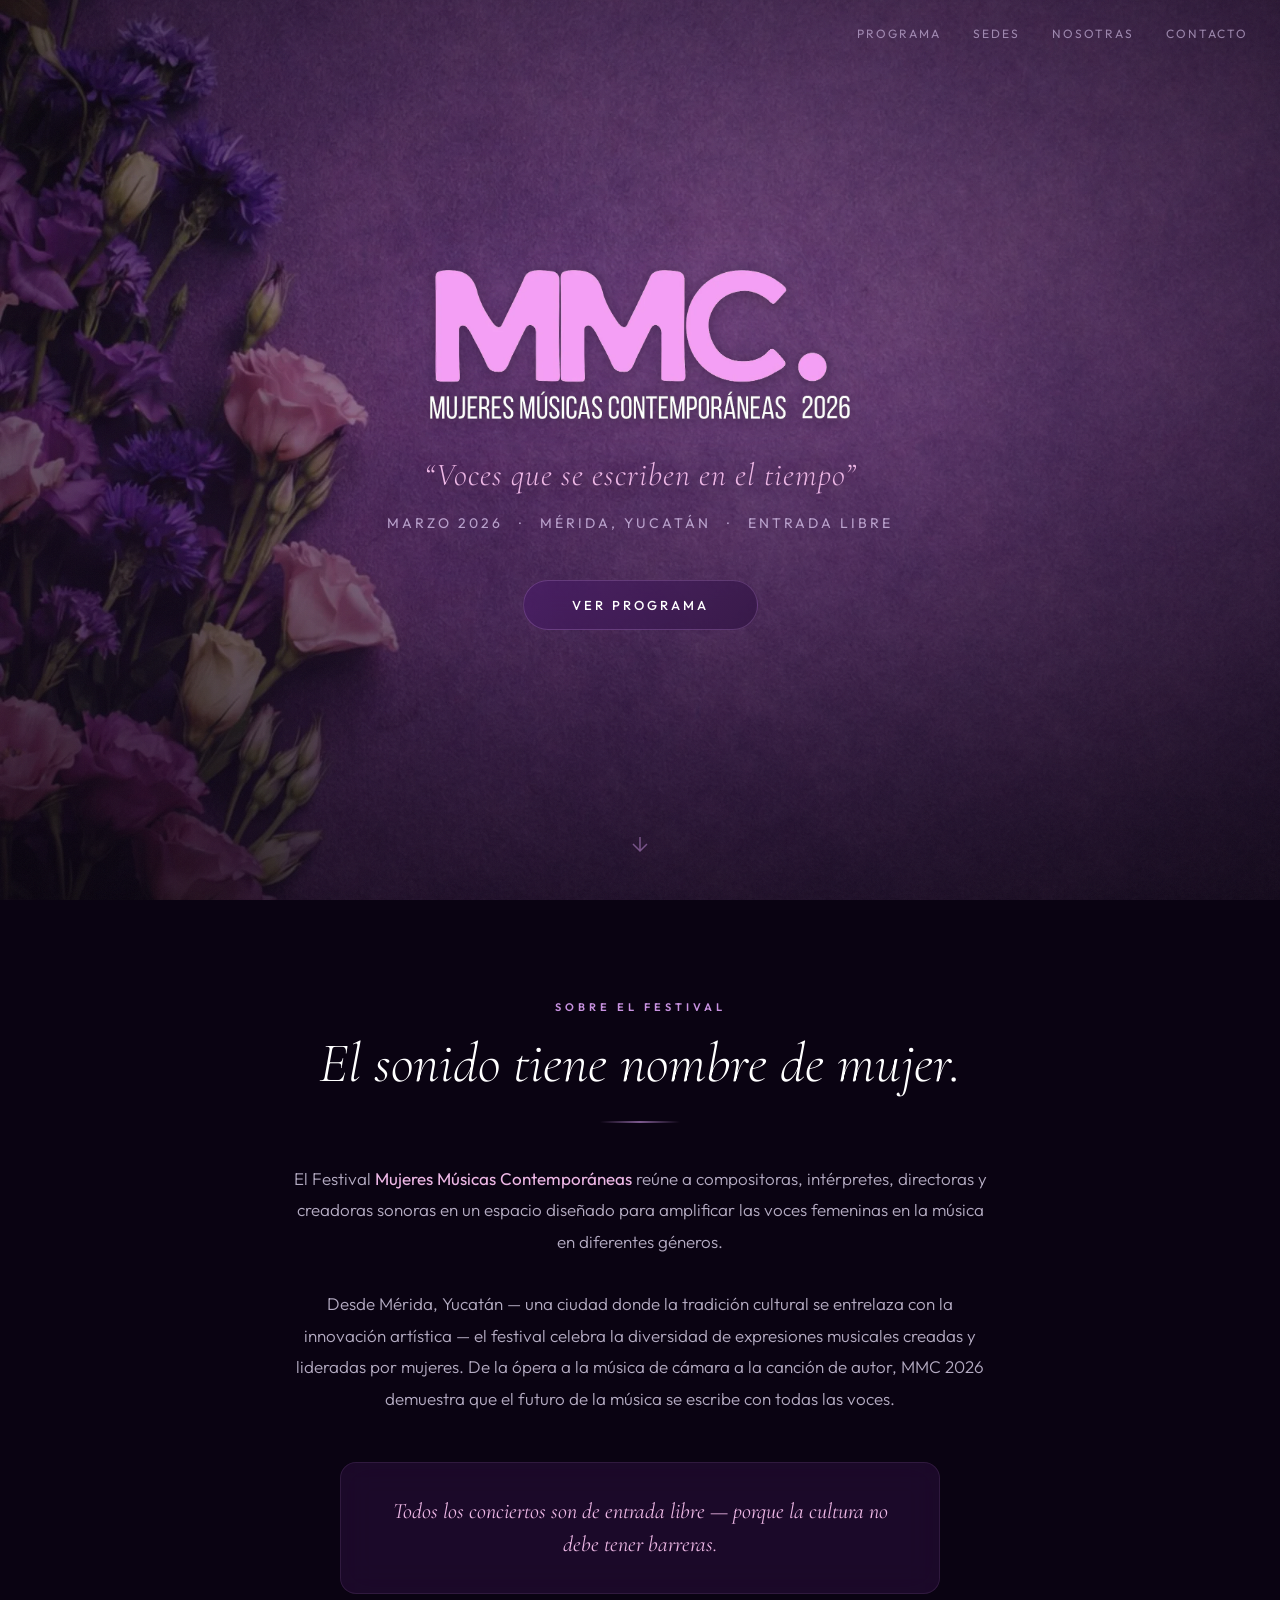
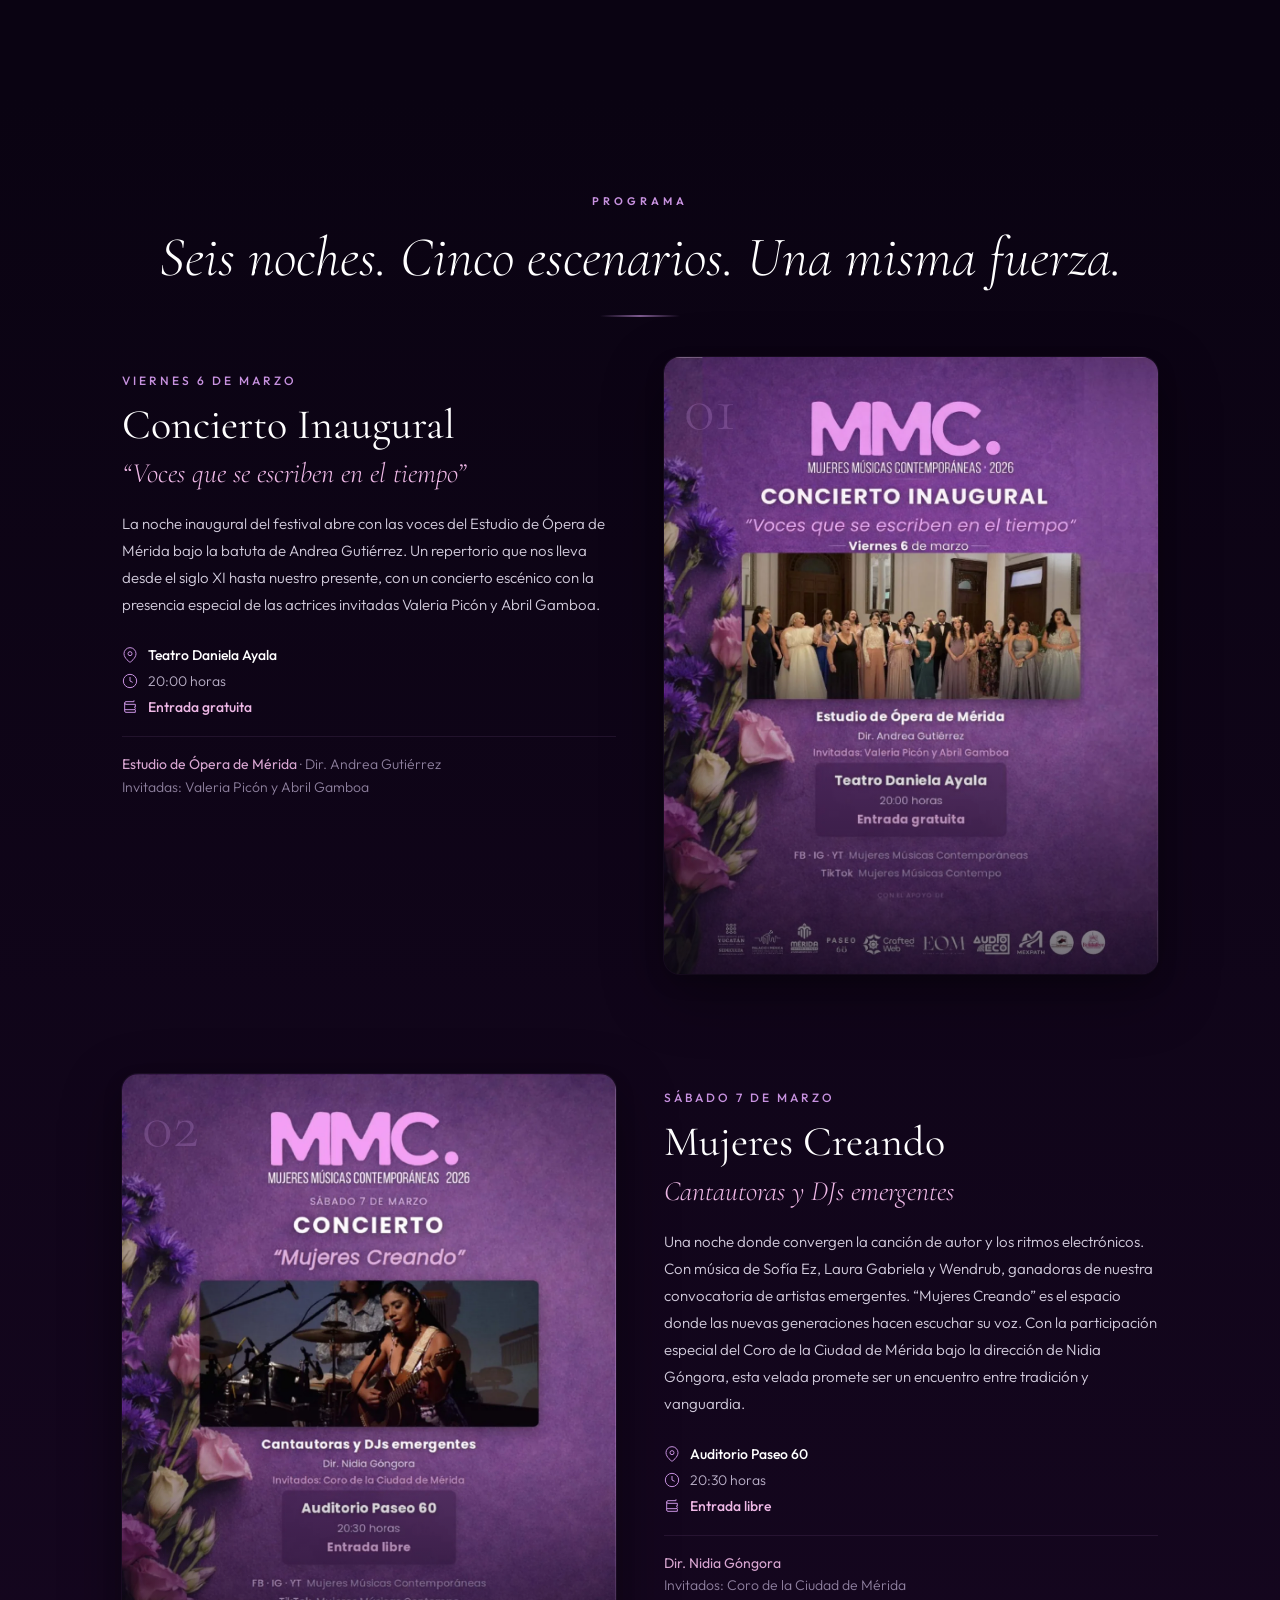
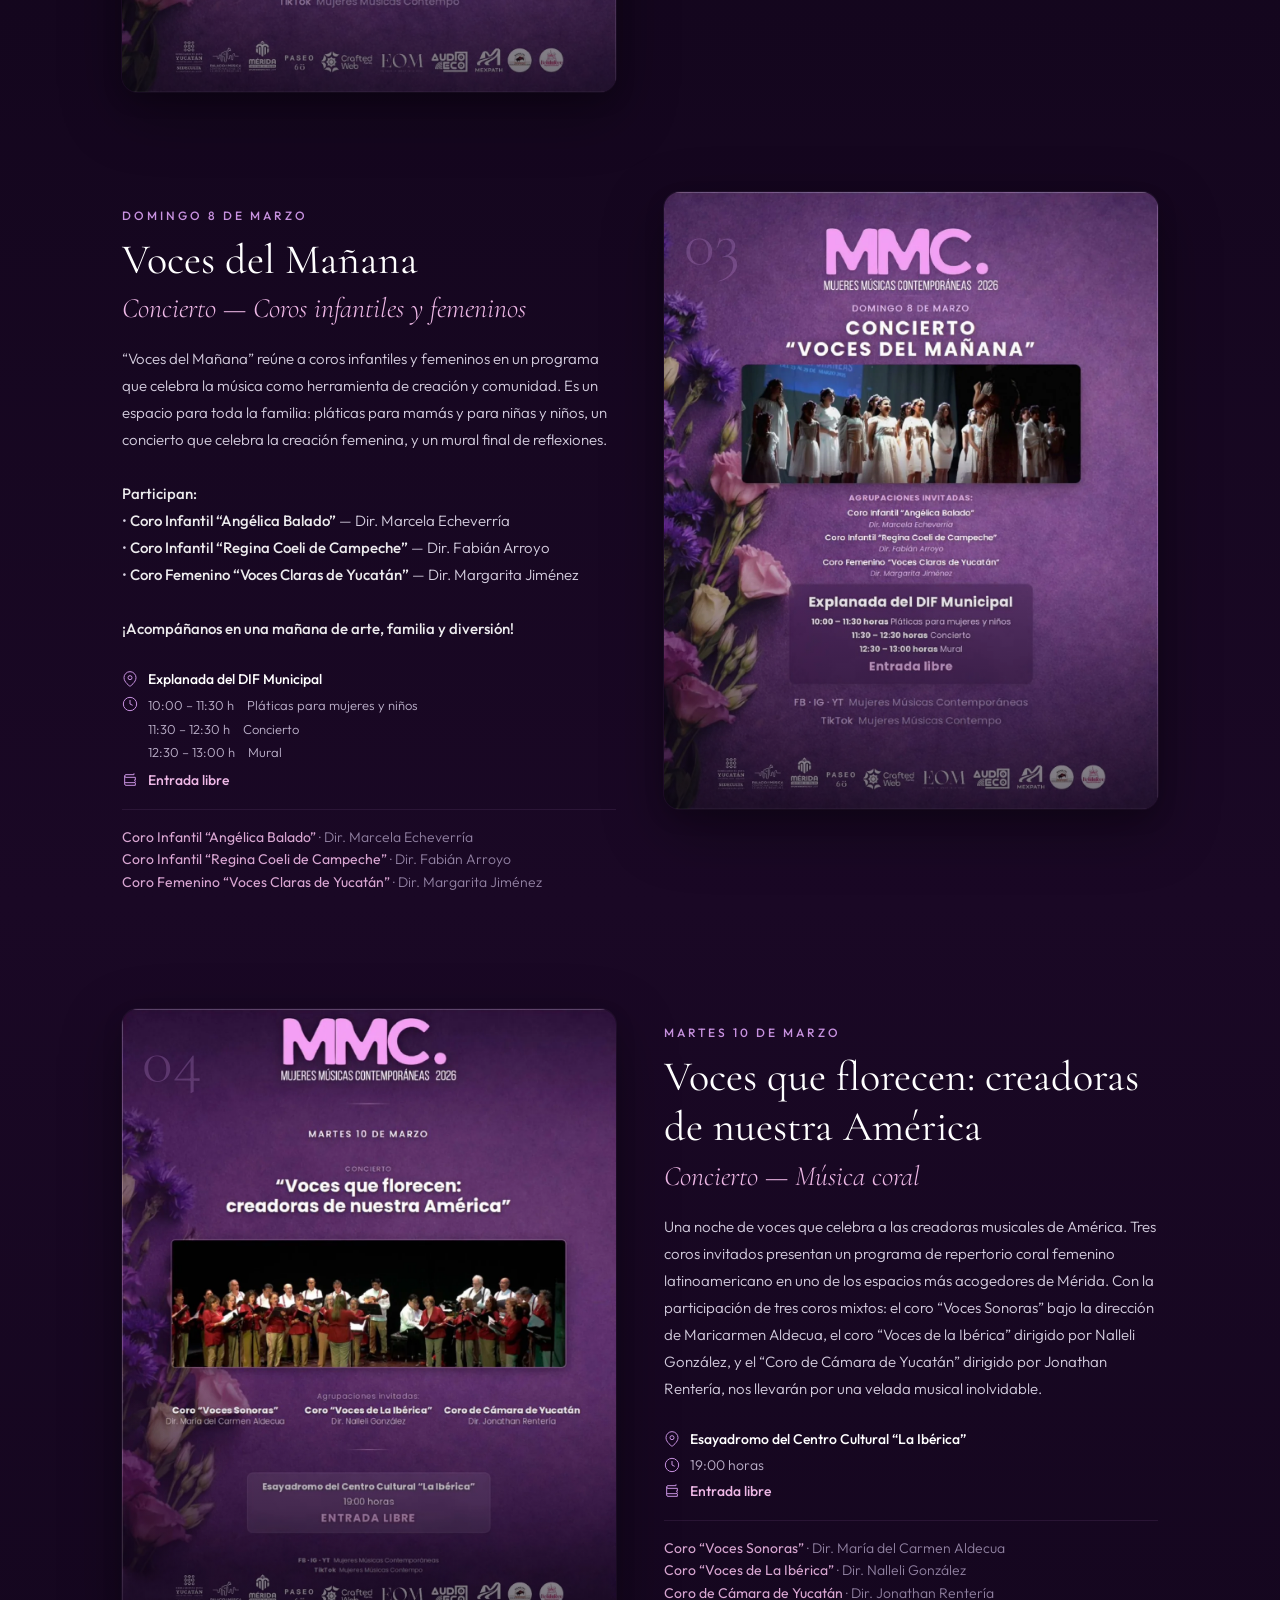
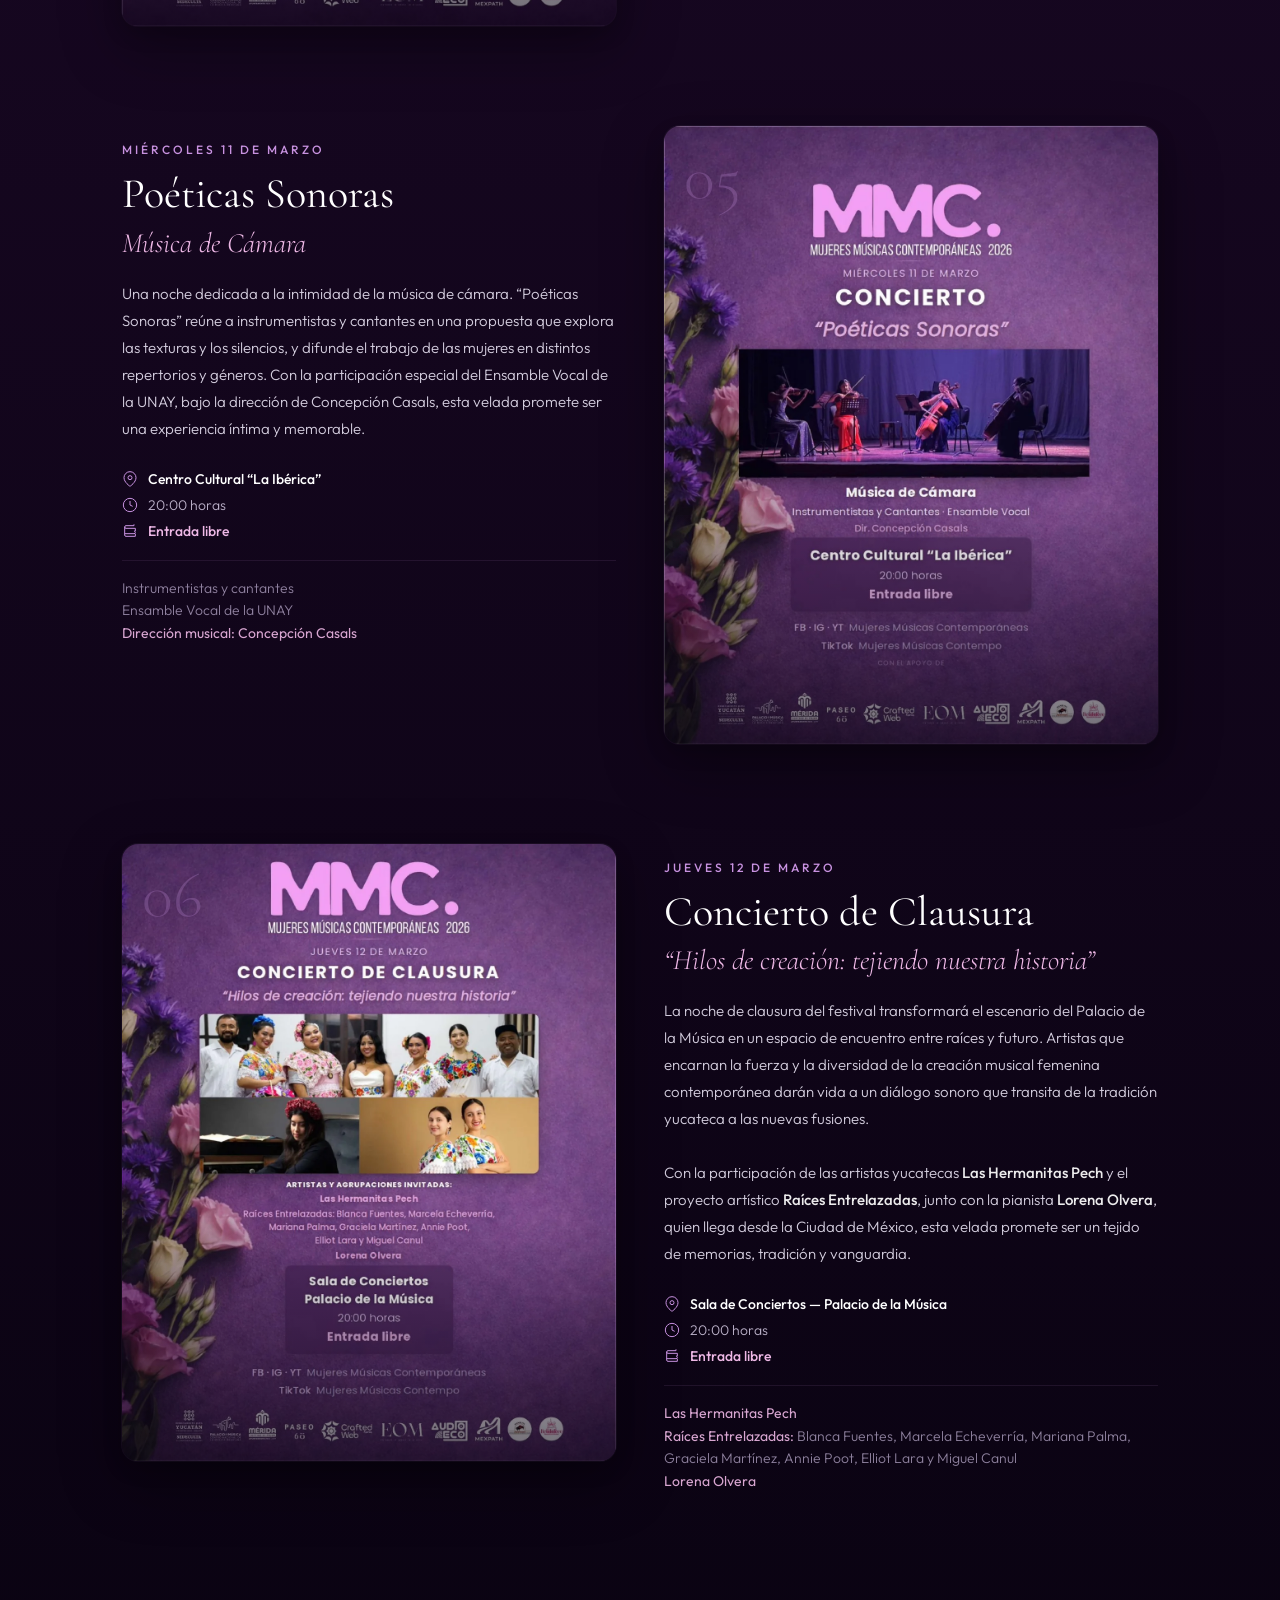
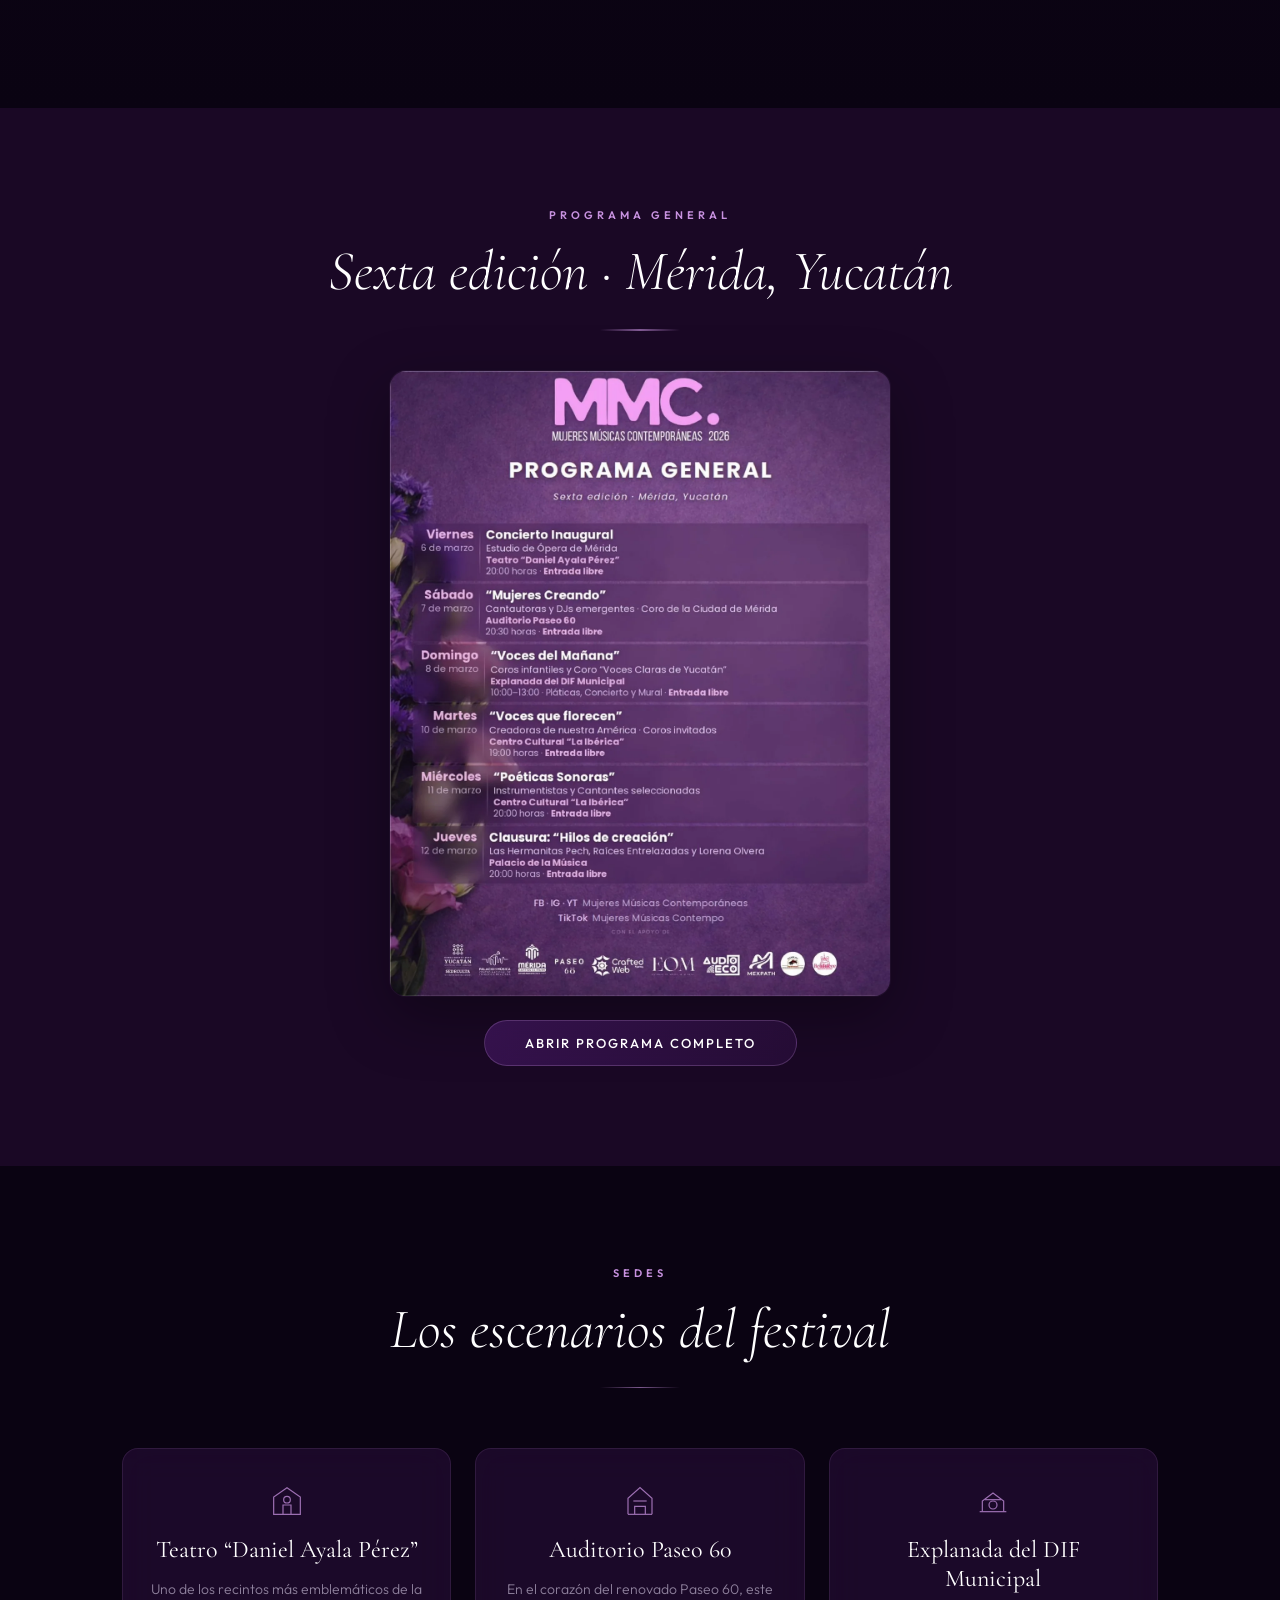
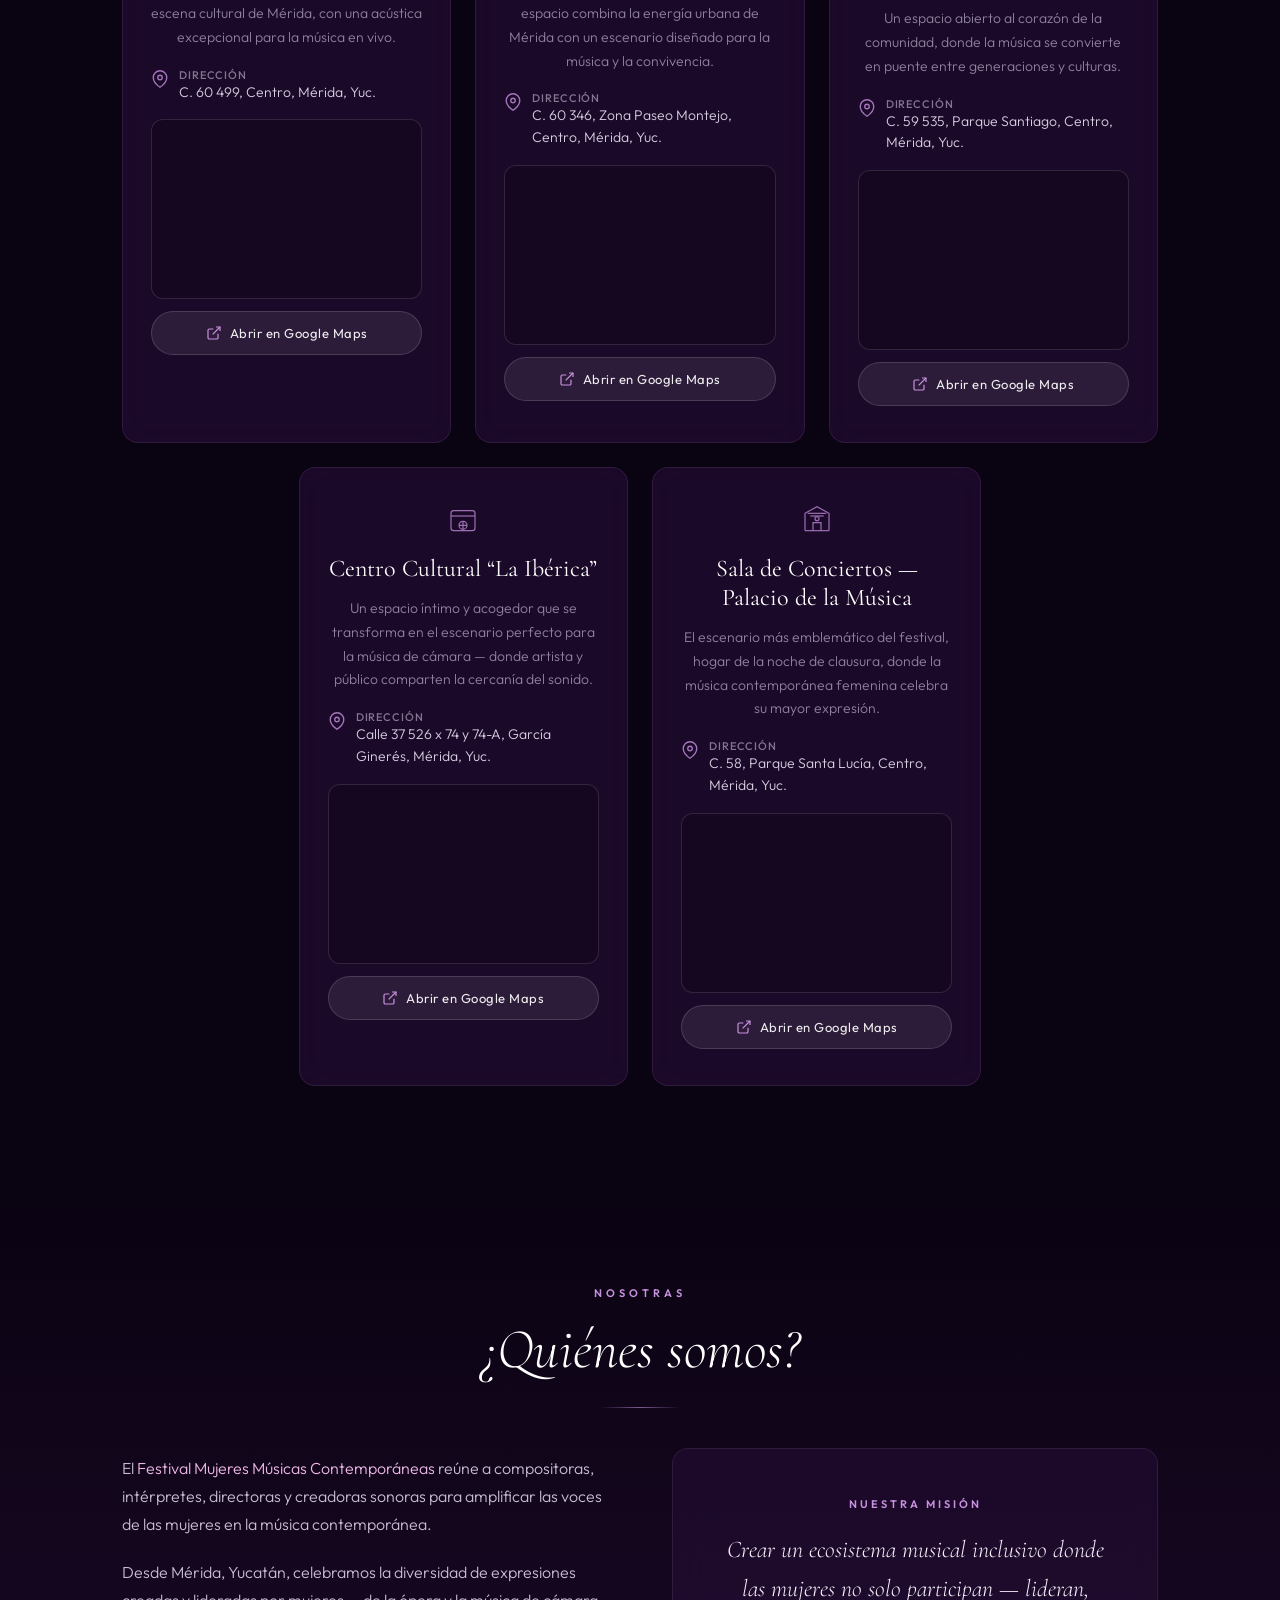
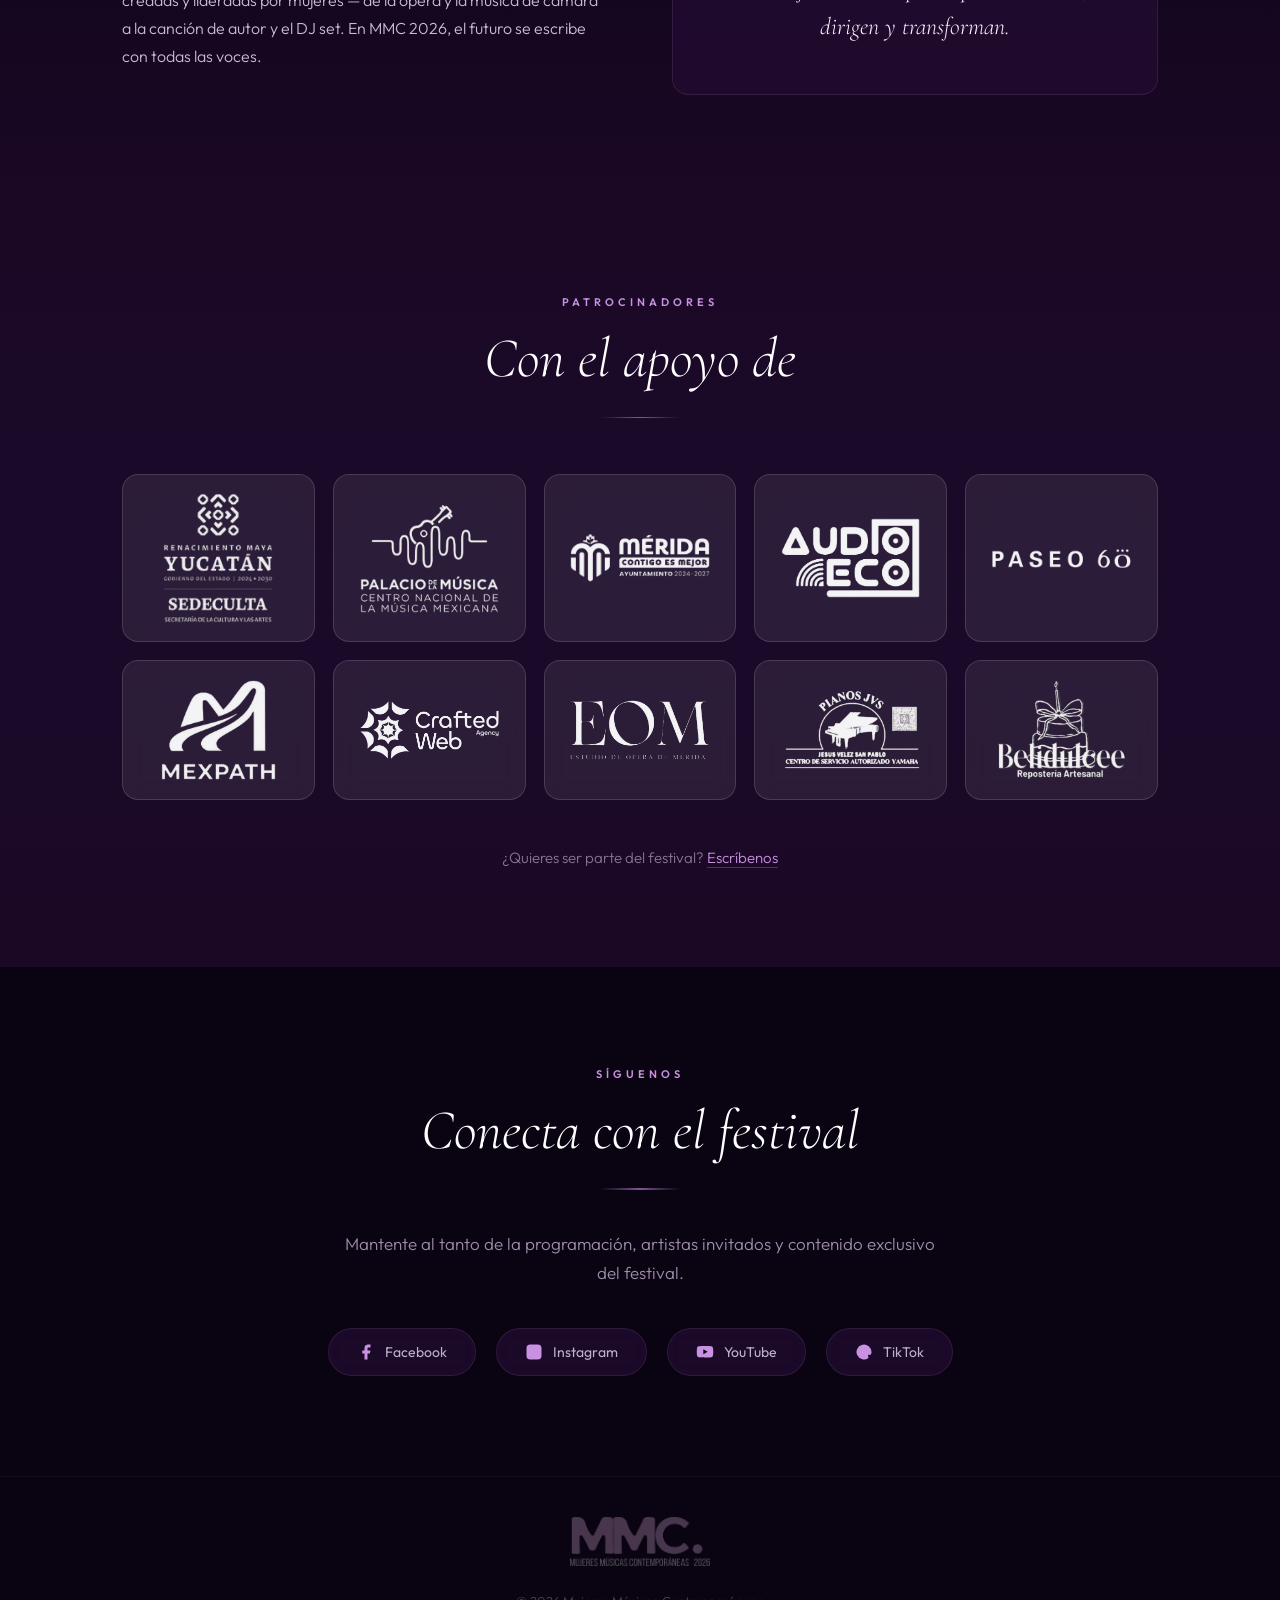
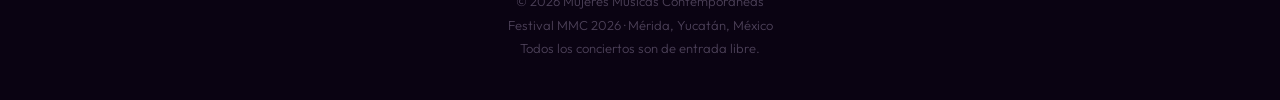
<file: index.html>
<!DOCTYPE html>
<html lang="es">
<head>
<meta charset="UTF-8">
<meta name="viewport" content="width=device-width, initial-scale=1.0">
<title>Festival MMC 2026 — Mujeres Músicas Contemporáneas | Mérida, Yucatán</title>
<meta name="description" content="Festival Mujeres Músicas Contemporáneas 2026 en Mérida, Yucatán. Seis noches de música contemporánea creada y liderada por mujeres. Entrada libre. Del 6 al 12 de marzo 2026.">
<meta name="robots" content="index, follow">

<!-- Canonical URL -->
<link rel="canonical" href="https://www.mujeresmusicascontemporaneas.com/">

<!-- Open Graph -->
<meta property="og:type" content="website">
<meta property="og:title" content="Festival MMC 2026 — Mujeres Músicas Contemporáneas">
<meta property="og:description" content="Seis noches de música contemporánea creada y liderada por mujeres. Mérida, Yucatán. Entrada libre. Del 6 al 12 de marzo 2026.">
<meta property="og:image" content="https://www.mujeresmusicascontemporaneas.com/images/mmc-2026-programa-general.webp">
<meta property="og:url" content="https://www.mujeresmusicascontemporaneas.com/">
<meta property="og:locale" content="es_MX">
<meta property="og:site_name" content="Festival MMC 2026">

<!-- Twitter Card -->
<meta name="twitter:card" content="summary_large_image">
<meta name="twitter:title" content="Festival MMC 2026 — Mujeres Músicas Contemporáneas">
<meta name="twitter:description" content="Seis noches de música contemporánea creada y liderada por mujeres. Mérida, Yucatán. Entrada libre. Del 6 al 12 de marzo 2026.">
<meta name="twitter:image" content="https://www.mujeresmusicascontemporaneas.com/images/mmc-2026-programa-general.webp">

<!-- Favicon -->
<link rel="icon" href="/favicon.svg" type="image/svg+xml">
<link rel="icon" href="/favicon.ico" sizes="32x32">
<link rel="apple-touch-icon" href="/images/logo-mmc.webp">

<!-- Fonts -->
<link rel="preconnect" href="https://fonts.googleapis.com">
<link rel="preconnect" href="https://fonts.gstatic.com" crossorigin>
<link href="https://fonts.googleapis.com/css2?family=Cormorant+Garamond:ital,wght@0,300;0,400;0,500;0,600;0,700;1,300;1,400;1,500&family=Outfit:wght@200;300;400;500;600;700&display=swap" rel="stylesheet">

<!-- Preload hero image -->
<link rel="preload" as="image" href="images/hero-festival-background.webp" type="image/webp">

<!-- Stylesheet -->
<link rel="stylesheet" href="css/styles.css?v=39f9c11">

<!-- JSON-LD Structured Data -->
<script type="application/ld+json">
{
  "@context": "https://schema.org",
  "@type": "Organization",
  "name": "Mujeres Músicas Contemporáneas",
  "alternateName": "MMC",
  "url": "https://www.mujeresmusicascontemporaneas.com/",
  "logo": "https://www.mujeresmusicascontemporaneas.com/images/logo-mmc.webp",
  "description": "Fundación dedicada a visibilizar, promover y celebrar el trabajo de mujeres en la música contemporánea.",
  "sameAs": [
    "https://www.facebook.com/share/1GNx4qbFwK/?mibextid=wwXIfr",
    "https://youtube.com/@mujeresmusicascontemporaneas?si=a0a9oi-_COpLbJqj",
    "https://www.tiktok.com/@mujeres.musicas.contempo?_r=1&_t=ZS-94N8W9KbFOG",
    "https://www.instagram.com/mujeresmusicascontemporaneas"
  ],
  "address": {
    "@type": "PostalAddress",
    "addressLocality": "Mérida",
    "addressRegion": "Yucatán",
    "addressCountry": "MX"
  }
}
</script>
<script type="application/ld+json">
{
  "@context": "https://schema.org",
  "@type": "Festival",
  "name": "Festival Mujeres Músicas Contemporáneas 2026",
  "alternateName": "Festival MMC 2026",
  "description": "Seis noches de música contemporánea creada y liderada por mujeres en Mérida, Yucatán. Entrada libre. Del 6 al 12 de marzo 2026.",
  "url": "https://www.mujeresmusicascontemporaneas.com/",
  "image": "https://www.mujeresmusicascontemporaneas.com/images/hero-festival-background.webp",
  "startDate": "2026-03-06",
  "endDate": "2026-03-12",
  "eventAttendanceMode": "https://schema.org/OfflineEventAttendanceMode",
  "eventStatus": "https://schema.org/EventScheduled",
  "isAccessibleForFree": true,
  "location": {
    "@type": "City",
    "name": "Mérida, Yucatán, México"
  },
  "organizer": {
    "@type": "Organization",
    "name": "Mujeres Músicas Contemporáneas",
    "url": "https://www.mujeresmusicascontemporaneas.com/"
  },
  "subEvent": [
    {
      "@type": "MusicEvent",
      "name": "Concierto Inaugural — Voces que se escriben en el tiempo",
      "description": "Estudio de Ópera de Mérida bajo la dirección de Andrea Gutiérrez, con las artistas invitadas Valeria Picón y Abril Gamboa.",
      "performer": [
        {"@type": "MusicGroup", "name": "Estudio de Ópera de Mérida"},
        {"@type": "Person", "name": "Andrea Gutiérrez"},
        {"@type": "Person", "name": "Valeria Picón"},
        {"@type": "Person", "name": "Abril Gamboa"}
      ],
      "location": {
        "@type": "PerformingArtsTheater",
        "name": "Teatro Daniela Ayala",
        "address": {"@type": "PostalAddress", "addressLocality": "Mérida", "addressRegion": "Yucatán", "addressCountry": "MX"}
      },
      "startDate": "2026-03-06T20:00:00-06:00",
      "isAccessibleForFree": true,
      "eventStatus": "https://schema.org/EventScheduled",
      "eventAttendanceMode": "https://schema.org/OfflineEventAttendanceMode"
    },
    {
      "@type": "MusicEvent",
      "name": "Mujeres Creando — Cantautoras y DJs emergentes",
      "description": "Con música de Sofía Ez, Laura Gabriela y Wendrub, y la participación del Coro de la Ciudad de Mérida bajo la dirección de Nidia Góngora.",
      "startDate": "2026-03-07T20:30:00-06:00",
      "performer": [
        {"@type": "Person", "name": "Sofía Ez"},
        {"@type": "Person", "name": "Laura Gabriela"},
        {"@type": "Person", "name": "Wendrub"},
        {"@type": "Person", "name": "Nidia Góngora"},
        {"@type": "MusicGroup", "name": "Coro de la Ciudad de Mérida"}
      ],
      "location": {
        "@type": "EventVenue",
        "name": "Auditorio Paseo 60",
        "address": {"@type": "PostalAddress", "addressLocality": "Mérida", "addressRegion": "Yucatán", "addressCountry": "MX"}
      },
      "isAccessibleForFree": true,
      "eventStatus": "https://schema.org/EventScheduled",
      "eventAttendanceMode": "https://schema.org/OfflineEventAttendanceMode"
    },
    {
      "@type": "MusicEvent",
      "name": "Voces del Mañana — Coros infantiles y femeninos",
      "description": "Una mañana dedicada a las voces del futuro. Coros infantiles y femeninos en un programa que celebra la música como herramienta de creación y comunidad.",
      "startDate": "2026-03-08T10:00:00-06:00",
      "endDate": "2026-03-08T13:00:00-06:00",
      "performer": [
        {"@type": "MusicGroup", "name": "Coro Infantil Angélica Balado"},
        {"@type": "MusicGroup", "name": "Coro Infantil Regina Coeli de Campeche"},
        {"@type": "MusicGroup", "name": "Coro Femenino Voces Claras de Yucatán"}
      ],
      "location": {
        "@type": "EventVenue",
        "name": "Explanada del DIF Municipal",
        "address": {"@type": "PostalAddress", "addressLocality": "Mérida", "addressRegion": "Yucatán", "addressCountry": "MX"}
      },
      "isAccessibleForFree": true,
      "eventStatus": "https://schema.org/EventScheduled",
      "eventAttendanceMode": "https://schema.org/OfflineEventAttendanceMode"
    },
    {
      "@type": "MusicEvent",
      "name": "Voces que florecen: creadoras de nuestra América",
      "description": "Una noche de voces que celebra a las creadoras musicales de América. Tres coros invitados presentan un programa de repertorio coral femenino latinoamericano.",
      "startDate": "2026-03-10T19:00:00-06:00",
      "performer": [
        {"@type": "MusicGroup", "name": "Coro Voces Sonoras"},
        {"@type": "MusicGroup", "name": "Coro Voces de La Ibérica"},
        {"@type": "MusicGroup", "name": "Coro de Cámara de Yucatán"}
      ],
      "location": {
        "@type": "EventVenue",
        "name": "Esayadromo del Centro Cultural La Ibérica",
        "address": {"@type": "PostalAddress", "addressLocality": "Mérida", "addressRegion": "Yucatán", "addressCountry": "MX"}
      },
      "isAccessibleForFree": true,
      "eventStatus": "https://schema.org/EventScheduled",
      "eventAttendanceMode": "https://schema.org/OfflineEventAttendanceMode"
    },
    {
      "@type": "MusicEvent",
      "name": "Poéticas Sonoras — Música de Cámara",
      "description": "Instrumentistas, cantantes y ensamble vocal bajo la dirección de Concepción Casals.",
      "startDate": "2026-03-11T20:00:00-06:00",
      "performer": [
        {"@type": "Person", "name": "Concepción Casals"}
      ],
      "location": {
        "@type": "EventVenue",
        "name": "Centro Cultural La Ibérica",
        "address": {"@type": "PostalAddress", "addressLocality": "Mérida", "addressRegion": "Yucatán", "addressCountry": "MX"}
      },
      "isAccessibleForFree": true,
      "eventStatus": "https://schema.org/EventScheduled",
      "eventAttendanceMode": "https://schema.org/OfflineEventAttendanceMode"
    },
    {
      "@type": "MusicEvent",
      "name": "Concierto de Clausura — Hilos de creación: tejiendo nuestra historia",
      "description": "La gran noche de clausura reúne en el Palacio de la Música a artistas que encarnan la diversidad de la creación musical femenina contemporánea.",
      "startDate": "2026-03-12T20:00:00-06:00",
      "performer": [
        {"@type": "MusicGroup", "name": "Las Hermanitas Pech"},
        {"@type": "MusicGroup", "name": "Raíces Entrelazadas"},
        {"@type": "Person", "name": "Lorena Olvera"}
      ],
      "location": {
        "@type": "EventVenue",
        "name": "Sala de Conciertos — Palacio de la Música",
        "address": {"@type": "PostalAddress", "addressLocality": "Mérida", "addressRegion": "Yucatán", "addressCountry": "MX"}
      },
      "isAccessibleForFree": true,
      "eventStatus": "https://schema.org/EventScheduled",
      "eventAttendanceMode": "https://schema.org/OfflineEventAttendanceMode"
    }
  ]
}
</script>
</head>
<body>

<!-- NAV -->
<nav class="nav" id="nav">
  <img class="nav-logo" src="images/logo-mmc.webp" alt="MMC">
  <div class="nav-links">
    <a href="#programa">Programa</a>
    <a href="#sedes">Sedes</a>
    <a href="#nosotras">Nosotras</a>
    <a href="#contacto">Contacto</a>
  </div>
  <button class="nav-hamburger" aria-label="Menú" aria-expanded="false">
    <svg viewBox="0 0 24 24"><path d="M3 6h18M3 12h18M3 18h18"/></svg>
  </button>
</nav>

<!-- HERO -->
<section class="hero">
  <div class="hero-bg"></div>
  <div class="hero-overlay"></div>
  <div class="hero-vignette"></div>
  <div class="hero-grain"></div>
  <div class="hero-content">
    <img class="hero-logo" src="images/logo-mmc.webp" alt="Mujeres Músicas Contemporáneas 2026">
    <div class="hero-tagline">&ldquo;Voces que se escriben en el tiempo&rdquo;</div>
    <div class="hero-details">Marzo 2026 &ensp;&middot;&ensp; Mérida, Yucatán &ensp;&middot;&ensp; Entrada Libre</div>
    <a href="#programa" class="hero-cta">Ver Programa</a>
  </div>
  <div class="hero-scroll">
    <svg viewBox="0 0 24 24"><path d="M12 5v14M5 12l7 7 7-7"/></svg>
  </div>
</section>

<!-- ABOUT -->
<section class="about section-pad">
  <div class="container">
    <div class="section-label">Sobre el Festival</div>
    <div class="section-title">El sonido tiene nombre de mujer.</div>
    <div class="deco-line"></div>
    <div class="about-body">
      El Festival <em>Mujeres Músicas Contemporáneas</em> reúne a compositoras, intérpretes, directoras y creadoras sonoras en un espacio diseñado para amplificar las voces femeninas en la música en diferentes géneros.<br><br>
      Desde Mérida, Yucatán &mdash; una ciudad donde la tradición cultural se entrelaza con la innovación artística &mdash; el festival celebra la diversidad de expresiones musicales creadas y lideradas por mujeres. De la ópera a la música de cámara a la canción de autor, MMC 2026 demuestra que el futuro de la música se escribe con todas las voces.
    </div>
    <div class="about-highlight">
      <p>Todos los conciertos son de entrada libre &mdash; porque la cultura no debe tener barreras.</p>
    </div>
  </div>
</section>

<!-- PROGRAMA -->
<section class="programa section-pad" id="programa">
  <div class="container">
    <div class="section-label">Programa</div>
    <div class="section-title">Seis noches. Cinco escenarios. Una misma fuerza.</div>
    <div class="deco-line"></div>

    <!-- CONCIERTO 1 -->
    <div class="concert-card">
      <div class="concert-img-wrap">
        <div class="concert-number">01</div>
        <img loading="eager" src="images/mmc-2026-01-inaugural.webp" alt="Cartel Concierto Inaugural — Voces que se escriben en el tiempo" width="1080" height="1350">
        <div class="concert-img-fade"></div>
      </div>
      <div class="concert-info">
        <div class="concert-date">Viernes 6 de marzo</div>
        <div class="concert-title">Concierto Inaugural</div>
        <div class="concert-subtitle">&ldquo;Voces que se escriben en el tiempo&rdquo;</div>
        <div class="concert-desc">La noche inaugural del festival abre con las voces del Estudio de Ópera de Mérida bajo la batuta de Andrea Gutiérrez. Un repertorio que nos lleva desde el siglo XI hasta nuestro presente, con un concierto escénico con la presencia especial de las actrices invitadas Valeria Picón y Abril Gamboa.</div>
        <div class="concert-meta">
          <div class="concert-meta-item">
            <svg viewBox="0 0 24 24"><path d="M21 10c0 7-9 13-9 13s-9-6-9-13a9 9 0 0118 0z"/><circle cx="12" cy="10" r="3"/></svg>
            <span><strong>Teatro Daniela Ayala</strong></span>
          </div>
          <div class="concert-meta-item">
            <svg viewBox="0 0 24 24"><circle cx="12" cy="12" r="10"/><path d="M12 6v6l4 2"/></svg>
            <span>20:00 horas</span>
          </div>
          <div class="concert-meta-item">
            <svg viewBox="0 0 24 24"><path d="M20 12V8H6a2 2 0 010-4h12V2"/><path d="M4 6v12a2 2 0 002 2h14v-4"/><path d="M18 12a2 2 0 010 4H4"/></svg>
            <span><strong style="color:var(--pink-accent)">Entrada gratuita</strong></span>
          </div>
        </div>
        <div class="concert-credits">
          <span><strong>Estudio de Ópera de Mérida</strong> &middot; Dir. Andrea Gutiérrez</span>
          <span>Invitadas: Valeria Picón y Abril Gamboa</span>
        </div>
      </div>
    </div>

    <!-- CONCIERTO 2 -->
    <div class="concert-card">
      <div class="concert-img-wrap">
        <div class="concert-number">02</div>
        <img loading="lazy" src="images/mmc-2026-02-mujeres-creando.webp" alt="Cartel Mujeres Creando — Cantautoras y DJs emergentes" width="1200" height="1500">
        <div class="concert-img-fade"></div>
      </div>
      <div class="concert-info">
        <div class="concert-date">Sábado 7 de marzo</div>
        <div class="concert-title">Mujeres Creando</div>
        <div class="concert-subtitle">Cantautoras y DJs emergentes</div>
        <div class="concert-desc">Una noche donde convergen la canción de autor y los ritmos electrónicos. Con música de Sofía Ez, Laura Gabriela y Wendrub, ganadoras de nuestra convocatoria de artistas emergentes. &ldquo;Mujeres Creando&rdquo; es el espacio donde las nuevas generaciones hacen escuchar su voz. Con la participación especial del Coro de la Ciudad de Mérida bajo la dirección de Nidia Góngora, esta velada promete ser un encuentro entre tradición y vanguardia.</div>
        <div class="concert-meta">
          <div class="concert-meta-item">
            <svg viewBox="0 0 24 24"><path d="M21 10c0 7-9 13-9 13s-9-6-9-13a9 9 0 0118 0z"/><circle cx="12" cy="10" r="3"/></svg>
            <span><strong>Auditorio Paseo 60</strong></span>
          </div>
          <div class="concert-meta-item">
            <svg viewBox="0 0 24 24"><circle cx="12" cy="12" r="10"/><path d="M12 6v6l4 2"/></svg>
            <span>20:30 horas</span>
          </div>
          <div class="concert-meta-item">
            <svg viewBox="0 0 24 24"><path d="M20 12V8H6a2 2 0 010-4h12V2"/><path d="M4 6v12a2 2 0 002 2h14v-4"/><path d="M18 12a2 2 0 010 4H4"/></svg>
            <span><strong style="color:var(--pink-accent)">Entrada libre</strong></span>
          </div>
        </div>
        <div class="concert-credits">
          <span><strong>Dir. Nidia Góngora</strong></span>
          <span>Invitados: Coro de la Ciudad de Mérida</span>
        </div>
      </div>
    </div>

    <!-- CONCIERTO 3 — Voces del Mañana -->
    <div class="concert-card">
      <div class="concert-img-wrap">
        <div class="concert-number">03</div>
        <img loading="lazy" src="images/mmc-2026-03-voces-del-manana.webp" alt="Cartel Voces del Mañana — Coros infantiles y femeninos" width="1200" height="1500">
        <div class="concert-img-fade"></div>
      </div>
      <div class="concert-info">
        <div class="concert-date">Domingo 8 de marzo</div>
        <div class="concert-title">Voces del Mañana</div>
        <div class="concert-subtitle">Concierto &mdash; Coros infantiles y femeninos</div>
        <div class="concert-desc">&ldquo;Voces del Mañana&rdquo; reúne a coros infantiles y femeninos en un programa que celebra la música como herramienta de creación y comunidad. Es un espacio para toda la familia: pláticas para mamás y para niñas y niños, un concierto que celebra la creación femenina, y un mural final de reflexiones.<br><br><strong>Participan:</strong><br>• <strong>Coro Infantil &ldquo;Angélica Balado&rdquo;</strong> — Dir. Marcela Echeverría<br>• <strong>Coro Infantil &ldquo;Regina Coeli de Campeche&rdquo;</strong> — Dir. Fabián Arroyo<br>• <strong>Coro Femenino &ldquo;Voces Claras de Yucatán&rdquo;</strong> — Dir. Margarita Jiménez<br><br><strong>¡Acompáñanos en una mañana de arte, familia y diversión!</strong></div>
        <div class="concert-meta">
          <div class="concert-meta-item">
            <svg viewBox="0 0 24 24"><path d="M21 10c0 7-9 13-9 13s-9-6-9-13a9 9 0 0118 0z"/><circle cx="12" cy="10" r="3"/></svg>
            <span><strong>Explanada del DIF Municipal</strong></span>
          </div>
          <div class="concert-meta-item concert-schedule-block">
            <svg viewBox="0 0 24 24"><circle cx="12" cy="12" r="10"/><path d="M12 6v6l4 2"/></svg>
            <div class="concert-schedule">
              <span>10:00 &ndash; 11:30 h &ensp; Pláticas para mujeres y niños</span>
              <span>11:30 &ndash; 12:30 h &ensp; Concierto</span>
              <span>12:30 &ndash; 13:00 h &ensp; Mural</span>
            </div>
          </div>
          <div class="concert-meta-item">
            <svg viewBox="0 0 24 24"><path d="M20 12V8H6a2 2 0 010-4h12V2"/><path d="M4 6v12a2 2 0 002 2h14v-4"/><path d="M18 12a2 2 0 010 4H4"/></svg>
            <span><strong style="color:var(--pink-accent)">Entrada libre</strong></span>
          </div>
        </div>
        <div class="concert-credits">
          <span><strong>Coro Infantil &ldquo;Angélica Balado&rdquo;</strong> &middot; Dir. Marcela Echeverría</span>
          <span><strong>Coro Infantil &ldquo;Regina Coeli de Campeche&rdquo;</strong> &middot; Dir. Fabián Arroyo</span>
          <span><strong>Coro Femenino &ldquo;Voces Claras de Yucatán&rdquo;</strong> &middot; Dir. Margarita Jiménez</span>
        </div>
      </div>
    </div>

    <!-- CONCIERTO 4 — Voces que florecen -->
    <div class="concert-card">
      <div class="concert-img-wrap">
        <div class="concert-number">04</div>
        <img loading="lazy" src="images/mmc-2026-04-voces-que-florecen.webp" alt="Cartel Voces que florecen — creadoras de nuestra América" width="1200" height="1500">
        <div class="concert-img-fade"></div>
      </div>
      <div class="concert-info">
        <div class="concert-date">Martes 10 de marzo</div>
        <div class="concert-title">Voces que florecen: creadoras de nuestra América</div>
        <div class="concert-subtitle">Concierto &mdash; Música coral</div>
        <div class="concert-desc">Una noche de voces que celebra a las creadoras musicales de América. Tres coros invitados presentan un programa de repertorio coral femenino latinoamericano en uno de los espacios más acogedores de Mérida. Con la participación de tres coros mixtos: el coro &ldquo;Voces Sonoras&rdquo; bajo la dirección de Maricarmen Aldecua, el coro &ldquo;Voces de la Ibérica&rdquo; dirigido por Nalleli González, y el &ldquo;Coro de Cámara de Yucatán&rdquo; dirigido por Jonathan Rentería, nos llevarán por una velada musical inolvidable.</div>
        <div class="concert-meta">
          <div class="concert-meta-item">
            <svg viewBox="0 0 24 24"><path d="M21 10c0 7-9 13-9 13s-9-6-9-13a9 9 0 0118 0z"/><circle cx="12" cy="10" r="3"/></svg>
            <span><strong>Esayadromo del Centro Cultural &ldquo;La Ibérica&rdquo;</strong></span>
          </div>
          <div class="concert-meta-item">
            <svg viewBox="0 0 24 24"><circle cx="12" cy="12" r="10"/><path d="M12 6v6l4 2"/></svg>
            <span>19:00 horas</span>
          </div>
          <div class="concert-meta-item">
            <svg viewBox="0 0 24 24"><path d="M20 12V8H6a2 2 0 010-4h12V2"/><path d="M4 6v12a2 2 0 002 2h14v-4"/><path d="M18 12a2 2 0 010 4H4"/></svg>
            <span><strong style="color:var(--pink-accent)">Entrada libre</strong></span>
          </div>
        </div>
        <div class="concert-credits">
          <span><strong>Coro &ldquo;Voces Sonoras&rdquo;</strong> &middot; Dir. María del Carmen Aldecua</span>
          <span><strong>Coro &ldquo;Voces de La Ibérica&rdquo;</strong> &middot; Dir. Nalleli González</span>
          <span><strong>Coro de Cámara de Yucatán</strong> &middot; Dir. Jonathan Rentería</span>
        </div>
      </div>
    </div>

    <!-- CONCIERTO 5 — Poéticas Sonoras -->
    <div class="concert-card">
      <div class="concert-img-wrap">
        <div class="concert-number">05</div>
        <img loading="lazy" src="images/mmc-2026-05-poeticas-sonoras.webp" alt="Cartel Poéticas Sonoras — Música de Cámara" width="1200" height="1500">
        <div class="concert-img-fade"></div>
      </div>
      <div class="concert-info">
        <div class="concert-date">Miércoles 11 de marzo</div>
        <div class="concert-title">Poéticas Sonoras</div>
        <div class="concert-subtitle">Música de Cámara</div>
        <div class="concert-desc">Una noche dedicada a la intimidad de la música de cámara. &ldquo;Poéticas Sonoras&rdquo; reúne a instrumentistas y cantantes en una propuesta que explora las texturas y los silencios, y difunde el trabajo de las mujeres en distintos repertorios y géneros. Con la participación especial del Ensamble Vocal de la UNAY, bajo la dirección de Concepción Casals, esta velada promete ser una experiencia íntima y memorable.</div>
        <div class="concert-meta">
          <div class="concert-meta-item">
            <svg viewBox="0 0 24 24"><path d="M21 10c0 7-9 13-9 13s-9-6-9-13a9 9 0 0118 0z"/><circle cx="12" cy="10" r="3"/></svg>
            <span><strong>Centro Cultural &ldquo;La Ibérica&rdquo;</strong></span>
          </div>
          <div class="concert-meta-item">
            <svg viewBox="0 0 24 24"><circle cx="12" cy="12" r="10"/><path d="M12 6v6l4 2"/></svg>
            <span>20:00 horas</span>
          </div>
          <div class="concert-meta-item">
            <svg viewBox="0 0 24 24"><path d="M20 12V8H6a2 2 0 010-4h12V2"/><path d="M4 6v12a2 2 0 002 2h14v-4"/><path d="M18 12a2 2 0 010 4H4"/></svg>
            <span><strong style="color:var(--pink-accent)">Entrada libre</strong></span>
          </div>
        </div>
        <div class="concert-credits">
          <span>Instrumentistas y cantantes</span>
          <span>Ensamble Vocal de la UNAY</span>
          <span><strong>Dirección musical: Concepción Casals</strong></span>
        </div>
      </div>
    </div>

    <!-- CONCIERTO 6 — Clausura -->
    <div class="concert-card">
      <div class="concert-img-wrap">
        <div class="concert-number">06</div>
        <img loading="lazy" src="images/mmc-2026-06-clausura-hilos-de-creacion.webp" alt="Cartel Concierto de Clausura — Hilos de creación: tejiendo nuestra historia" width="1200" height="1500">
        <div class="concert-img-fade"></div>
      </div>
      <div class="concert-info">
        <div class="concert-date">Jueves 12 de marzo</div>
        <div class="concert-title">Concierto de Clausura</div>
        <div class="concert-subtitle">&ldquo;Hilos de creación: tejiendo nuestra historia&rdquo;</div>
        <div class="concert-desc">La noche de clausura del festival transformará el escenario del Palacio de la Música en un espacio de encuentro entre raíces y futuro. Artistas que encarnan la fuerza y la diversidad de la creación musical femenina contemporánea darán vida a un diálogo sonoro que transita de la tradición yucateca a las nuevas fusiones.<br><br>Con la participación de las artistas yucatecas <strong>Las Hermanitas Pech</strong> y el proyecto artístico <strong>Raíces Entrelazadas</strong>, junto con la pianista <strong>Lorena Olvera</strong>, quien llega desde la Ciudad de México, esta velada promete ser un tejido de memorias, tradición y vanguardia.</div>
        <div class="concert-meta">
          <div class="concert-meta-item">
            <svg viewBox="0 0 24 24"><path d="M21 10c0 7-9 13-9 13s-9-6-9-13a9 9 0 0118 0z"/><circle cx="12" cy="10" r="3"/></svg>
            <span><strong>Sala de Conciertos &mdash; Palacio de la Música</strong></span>
          </div>
          <div class="concert-meta-item">
            <svg viewBox="0 0 24 24"><circle cx="12" cy="12" r="10"/><path d="M12 6v6l4 2"/></svg>
            <span>20:00 horas</span>
          </div>
          <div class="concert-meta-item">
            <svg viewBox="0 0 24 24"><path d="M20 12V8H6a2 2 0 010-4h12V2"/><path d="M4 6v12a2 2 0 002 2h14v-4"/><path d="M18 12a2 2 0 010 4H4"/></svg>
            <span><strong style="color:var(--pink-accent)">Entrada libre</strong></span>
          </div>
        </div>
        <div class="concert-credits">
          <span><strong>Las Hermanitas Pech</strong></span>
          <span><strong>Raíces Entrelazadas:</strong> Blanca Fuentes, Marcela Echeverría, Mariana Palma, Graciela Martínez, Annie Poot, Elliot Lara y Miguel Canul</span>
          <span><strong>Lorena Olvera</strong></span>
        </div>
      </div>
    </div>
  </div>
</section>

<!-- PROGRAMA GENERAL -->
<section class="programa-general section-pad">
  <div class="container">
    <div class="section-label">Programa General</div>
    <div class="section-title">Sexta edición &middot; Mérida, Yucatán</div>
    <div class="deco-line"></div>
    <div class="programa-general-wrap">
      <a href="images/mmc-2026-programa-general.webp" target="_blank" rel="noopener" class="programa-general-link">
        <img loading="lazy" src="images/mmc-2026-programa-general.webp" alt="Programa General — Festival MMC 2026" width="1200" height="1500">
      </a>
      <a href="images/mmc-2026-programa-general.webp" target="_blank" rel="noopener" class="programa-general-cta">Abrir programa completo</a>
    </div>
  </div>
</section>

<!-- SEDES -->
<section class="sedes section-pad" id="sedes">
  <div class="container">
    <div class="section-label">Sedes</div>
    <div class="section-title">Los escenarios del festival</div>
    <div class="deco-line"></div>
    <div class="venues-grid">
      <div class="venue-card">
        <svg class="venue-building-icon" viewBox="0 0 48 48"><path d="M24 4L4 18v26h40V18L24 4z"/><path d="M18 44V30h12v14"/><circle cx="24" cy="22" r="5"/></svg>
        <div class="venue-name">Teatro &ldquo;Daniel Ayala Pérez&rdquo;</div>
        <div class="venue-desc">Uno de los recintos más emblemáticos de la escena cultural de Mérida, con una acústica excepcional para la música en vivo.</div>
        <div class="venue-links">
          <div class="venue-address">
            <svg viewBox="0 0 24 24" aria-hidden="true"><path d="M21 10c0 7-9 13-9 13s-9-6-9-13a9 9 0 0118 0z"/><circle cx="12" cy="10" r="3"/></svg>
            <div>
              <div class="venue-label">Dirección</div>
              <div class="venue-addr-text">C. 60 499, Centro, Mérida, Yuc.</div>
            </div>
          </div>
          <iframe class="venue-map-embed" loading="lazy" referrerpolicy="no-referrer-when-downgrade" src="https://www.google.com/maps?q=C.+60+499,+Centro,+M%C3%A9rida,+Yuc.&output=embed" title="Mapa — Teatro Daniel Ayala Pérez"></iframe>
          <a class="venue-map-btn" href="https://maps.app.goo.gl/Ptmvrwf9Boe5x2RC7?g_st=ic" target="_blank" rel="noopener">
            <svg viewBox="0 0 24 24" aria-hidden="true"><path d="M18 13v6a2 2 0 01-2 2H5a2 2 0 01-2-2V8a2 2 0 012-2h6"/><polyline points="15 3 21 3 21 9"/><line x1="10" y1="14" x2="21" y2="3"/></svg>
            Abrir en Google Maps
          </a>
        </div>
      </div>
      <div class="venue-card">
        <svg class="venue-building-icon" viewBox="0 0 48 48"><path d="M6 44V20l18-16 18 16v24"/><path d="M6 44h36"/><path d="M16 44V32h16v12"/><path d="M14 24h20"/></svg>
        <div class="venue-name">Auditorio Paseo 60</div>
        <div class="venue-desc">En el corazón del renovado Paseo 60, este espacio combina la energía urbana de Mérida con un escenario diseñado para la música y la convivencia.</div>
        <div class="venue-links">
          <div class="venue-address">
            <svg viewBox="0 0 24 24" aria-hidden="true"><path d="M21 10c0 7-9 13-9 13s-9-6-9-13a9 9 0 0118 0z"/><circle cx="12" cy="10" r="3"/></svg>
            <div>
              <div class="venue-label">Dirección</div>
              <div class="venue-addr-text">C. 60 346, Zona Paseo Montejo, Centro, Mérida, Yuc.</div>
            </div>
          </div>
          <iframe class="venue-map-embed" loading="lazy" referrerpolicy="no-referrer-when-downgrade" src="https://www.google.com/maps?q=C.+60+346,+Zona+Paseo+Montejo,+Centro,+M%C3%A9rida,+Yuc.&output=embed" title="Mapa — Auditorio Paseo 60"></iframe>
          <a class="venue-map-btn" href="https://maps.app.goo.gl/qneokggXumSmMQSW6?g_st=ic" target="_blank" rel="noopener">
            <svg viewBox="0 0 24 24" aria-hidden="true"><path d="M18 13v6a2 2 0 01-2 2H5a2 2 0 01-2-2V8a2 2 0 012-2h6"/><polyline points="15 3 21 3 21 9"/><line x1="10" y1="14" x2="21" y2="3"/></svg>
            Abrir en Google Maps
          </a>
        </div>
      </div>
      <div class="venue-card">
        <svg class="venue-building-icon" viewBox="0 0 48 48"><path d="M4 40h40"/><path d="M8 40V24l16-12 16 12v16"/><circle cx="24" cy="30" r="6"/><path d="M12 22h24"/></svg>
        <div class="venue-name">Explanada del DIF Municipal</div>
        <div class="venue-desc">Un espacio abierto al corazón de la comunidad, donde la música se convierte en puente entre generaciones y culturas.</div>
        <div class="venue-links">
          <div class="venue-address">
            <svg viewBox="0 0 24 24" aria-hidden="true"><path d="M21 10c0 7-9 13-9 13s-9-6-9-13a9 9 0 0118 0z"/><circle cx="12" cy="10" r="3"/></svg>
            <div>
              <div class="venue-label">Dirección</div>
              <div class="venue-addr-text">C. 59 535, Parque Santiago, Centro, Mérida, Yuc.</div>
            </div>
          </div>
          <iframe class="venue-map-embed" loading="lazy" referrerpolicy="no-referrer-when-downgrade" src="https://www.google.com/maps?q=C.+59+535,+Parque+Santiago,+Centro,+M%C3%A9rida,+Yuc.&output=embed" title="Mapa — Explanada del DIF Municipal"></iframe>
          <a class="venue-map-btn" href="https://maps.app.goo.gl/Nb96TLCpLuMNQfD78?g_st=ic" target="_blank" rel="noopener">
            <svg viewBox="0 0 24 24" aria-hidden="true"><path d="M18 13v6a2 2 0 01-2 2H5a2 2 0 01-2-2V8a2 2 0 012-2h6"/><polyline points="15 3 21 3 21 9"/><line x1="10" y1="14" x2="21" y2="3"/></svg>
            Abrir en Google Maps
          </a>
        </div>
      </div>
      <div class="venue-card">
        <svg class="venue-building-icon" viewBox="0 0 48 48"><rect x="6" y="10" width="36" height="30" rx="4"/><path d="M6 18h36"/><circle cx="24" cy="32" r="6"/><path d="M24 26v12M18 32h12"/></svg>
        <div class="venue-name">Centro Cultural &ldquo;La Ibérica&rdquo;</div>
        <div class="venue-desc">Un espacio íntimo y acogedor que se transforma en el escenario perfecto para la música de cámara — donde artista y público comparten la cercanía del sonido.</div>
        <div class="venue-links">
          <div class="venue-address">
            <svg viewBox="0 0 24 24" aria-hidden="true"><path d="M21 10c0 7-9 13-9 13s-9-6-9-13a9 9 0 0118 0z"/><circle cx="12" cy="10" r="3"/></svg>
            <div>
              <div class="venue-label">Dirección</div>
              <div class="venue-addr-text">Calle 37 526 x 74 y 74-A, García Ginerés, Mérida, Yuc.</div>
            </div>
          </div>
          <iframe class="venue-map-embed" loading="lazy" referrerpolicy="no-referrer-when-downgrade" src="https://www.google.com/maps?q=Calle+37+526+x+74+y+74-A,+Garc%C3%ADa+Giner%C3%A9s,+M%C3%A9rida,+Yuc.&output=embed" title="Mapa — Centro Cultural La Ibérica"></iframe>
          <a class="venue-map-btn" href="https://maps.app.goo.gl/oEd66TgLk4nP2A9w9?g_st=ic" target="_blank" rel="noopener">
            <svg viewBox="0 0 24 24" aria-hidden="true"><path d="M18 13v6a2 2 0 01-2 2H5a2 2 0 01-2-2V8a2 2 0 012-2h6"/><polyline points="15 3 21 3 21 9"/><line x1="10" y1="14" x2="21" y2="3"/></svg>
            Abrir en Google Maps
          </a>
        </div>
      </div>
      <div class="venue-card">
        <svg class="venue-building-icon" viewBox="0 0 48 48"><path d="M6 40V14l18-10 18 10v26"/><path d="M6 40h36"/><path d="M18 40V28h12v12"/><path d="M14 18h20"/><circle cx="24" cy="22" r="3"/><path d="M10 14h28"/></svg>
        <div class="venue-name">Sala de Conciertos &mdash; Palacio de la Música</div>
        <div class="venue-desc">El escenario más emblemático del festival, hogar de la noche de clausura, donde la música contemporánea femenina celebra su mayor expresión.</div>
        <div class="venue-links">
          <div class="venue-address">
            <svg viewBox="0 0 24 24" aria-hidden="true"><path d="M21 10c0 7-9 13-9 13s-9-6-9-13a9 9 0 0118 0z"/><circle cx="12" cy="10" r="3"/></svg>
            <div>
              <div class="venue-label">Dirección</div>
              <div class="venue-addr-text">C. 58, Parque Santa Lucía, Centro, Mérida, Yuc.</div>
            </div>
          </div>
          <iframe class="venue-map-embed" loading="lazy" referrerpolicy="no-referrer-when-downgrade" src="https://www.google.com/maps?q=C.+58,+Parque+Santa+Luc%C3%ADa,+Centro,+M%C3%A9rida,+Yuc.&output=embed" title="Mapa — Palacio de la Música"></iframe>
          <a class="venue-map-btn" href="https://maps.app.goo.gl/prc9NsCnQraLnio76?g_st=ic" target="_blank" rel="noopener">
            <svg viewBox="0 0 24 24" aria-hidden="true"><path d="M18 13v6a2 2 0 01-2 2H5a2 2 0 01-2-2V8a2 2 0 012-2h6"/><polyline points="15 3 21 3 21 9"/><line x1="10" y1="14" x2="21" y2="3"/></svg>
            Abrir en Google Maps
          </a>
        </div>
      </div>
    </div>
  </div>
</section>

<!-- NOSOTRAS -->
<section class="quienes section-pad" id="nosotras">
  <div class="container">
    <div class="section-label">Nosotras</div>
    <div class="section-title">¿Quiénes somos?</div>
    <div class="deco-line"></div>
    <div class="quienes-content">
      <div class="quienes-text">
        <p>El <em>Festival Mujeres Músicas Contemporáneas</em> reúne a compositoras, intérpretes, directoras y creadoras sonoras para amplificar las voces de las mujeres en la música contemporánea.</p>
        <p>Desde Mérida, Yucatán, celebramos la diversidad de expresiones creadas y lideradas por mujeres — de la ópera y la música de cámara a la canción de autor y el DJ set. En MMC 2026, el futuro se escribe con todas las voces.</p>
      </div>
      <div class="mission-card">
        <div class="mission-label">Nuestra Misión</div>
        <p class="mission-text">Crear un ecosistema musical inclusivo donde las mujeres no solo participan &mdash; lideran, dirigen y transforman.</p>
      </div>
    </div>
  </div>
</section>

<!-- PATROCINADORES -->
<section class="sponsors-section section-pad" id="patrocinadores">
  <div class="container">
    <div class="section-label">Patrocinadores</div>
    <div class="section-title">Con el apoyo de</div>
    <div class="deco-line"></div>
    <div class="sponsor-grid">
      <a class="sponsor-tile sp-01" href="https://www.yucatan.gob.mx" target="_blank" rel="noopener noreferrer"><img loading="lazy" src="images/sponsors/normalized/sponsor-01.webp" alt="SEDECULTA"></a>
      <div class="sponsor-tile sp-02"><img loading="lazy" src="images/sponsors/normalized/sponsor-02.webp" alt="Palacio de la Música"></div>
      <a class="sponsor-tile" href="https://www.merida.gob.mx" target="_blank" rel="noopener noreferrer"><img loading="lazy" src="images/sponsors/normalized/sponsor-03.webp" alt="Ayuntamiento de Mérida"></a>
      <div class="sponsor-tile"><img loading="lazy" src="images/sponsors/normalized/sponsor-04.webp" alt="Audio Eco"></div>
      <a class="sponsor-tile" href="https://paseo60.com" target="_blank" rel="noopener noreferrer"><img loading="lazy" src="images/sponsors/normalized/sponsor-05.webp" alt="Paseo 60"></a>
      <a class="sponsor-tile" href="https://www.mexpath.com" target="_blank" rel="noopener noreferrer"><img loading="lazy" src="images/sponsors/normalized/sponsor-06.webp" alt="MEXPATH"></a>
      <a class="sponsor-tile" href="https://craftedweb.agency" target="_blank" rel="noopener noreferrer"><img loading="lazy" src="images/sponsors/normalized/sponsor-07.webp" alt="CraftedWeb Agency"></a>
      <div class="sponsor-tile"><img loading="lazy" src="images/sponsors/normalized/sponsor-08.webp" alt="Estudio de Ópera de Mérida"></div>
      <div class="sponsor-tile"><img loading="lazy" src="images/sponsors/normalized/sponsor-09.webp" alt="Pianos JVS"></div>
      <div class="sponsor-tile"><img loading="lazy" src="images/sponsors/normalized/sponsor-10.webp" alt="Belidulcee Repostería Artesanal"></div>
    </div>
    <div class="sponsor-cta">
      ¿Quieres ser parte del festival? <a href="#contacto">Escríbenos</a>
    </div>
  </div>
</section>

<!-- SOCIAL -->
<section class="social-section section-pad" id="contacto">
  <div class="container">
    <div class="section-label">Síguenos</div>
    <div class="section-title">Conecta con el festival</div>
    <div class="deco-line"></div>
    <div class="section-subtitle" style="margin-bottom:40px;">Mantente al tanto de la programación, artistas invitados y contenido exclusivo del festival.</div>
    <div class="social-links">
      <a href="https://www.facebook.com/share/1GNx4qbFwK/?mibextid=wwXIfr" class="social-link" target="_blank" rel="noopener">
        <svg viewBox="0 0 24 24"><path d="M18 2h-3a5 5 0 00-5 5v3H7v4h3v8h4v-8h3l1-4h-4V7a1 1 0 011-1h3z"/></svg>
        Facebook
      </a>
      <a href="https://www.instagram.com/mujeresmusicascontemporaneas?igsh=ZmxpajJ1Y2l5cXRi&amp;utm_source=qr" class="social-link" target="_blank" rel="noopener">
        <svg viewBox="0 0 24 24"><rect x="2" y="2" width="20" height="20" rx="5"/><circle cx="12" cy="12" r="5"/><circle cx="17.5" cy="6.5" r="1.5"/></svg>
        Instagram
      </a>
      <a href="https://youtube.com/@mujeresmusicascontemporaneas?si=a0a9oi-_COpLbJqj" class="social-link" target="_blank" rel="noopener">
        <svg viewBox="0 0 24 24"><path d="M22.54 6.42a2.78 2.78 0 00-1.94-2C18.88 4 12 4 12 4s-6.88 0-8.6.46a2.78 2.78 0 00-1.94 2A29 29 0 001 11.75a29 29 0 00.46 5.33A2.78 2.78 0 003.4 19.1c1.72.46 8.6.46 8.6.46s6.88 0 8.6-.46a2.78 2.78 0 001.94-2 29 29 0 00.46-5.25 29 29 0 00-.46-5.43z"/><path d="M9.75 15.02l5.75-3.27-5.75-3.27v6.54z" fill="var(--bg-deep)"/></svg>
        YouTube
      </a>
      <a href="https://www.tiktok.com/@mujeres.musicas.contempo?_r=1&amp;_t=ZS-94N8W9KbFOG" class="social-link" target="_blank" rel="noopener">
        <svg viewBox="0 0 24 24"><path d="M9 12a4 4 0 108 0 4 4 0 00-8 0z"/><path d="M16 8v5a3 3 0 006 0V12a10 10 0 10-4 8"/></svg>
        TikTok
      </a>
    </div>
  </div>
</section>

<!-- FOOTER -->
<footer>
  <div class="container">
    <img loading="lazy" class="footer-logo" src="images/logo-mmc.webp" alt="MMC">
    <p>&copy; 2026 Mujeres Músicas Contemporáneas<br>
    Festival MMC 2026 &middot; Mérida, Yucatán, México<br>
    Todos los conciertos son de entrada libre.</p>
  </div>
</footer>

<noscript><style>.concert-card{opacity:1!important;transform:none!important;}</style></noscript>
<script src="js/main.js?v=39f9c11" defer></script>
</body>
</html>
</file>
<file: css/styles.css>
:root {
  --bg-deep:#0a0312;
  --bg-purple:#1a0825;
  --purple-mid:#2d1040;
  --purple-light:#4a1a6b;
  --lilac:#c892e0;
  --lilac-soft:rgba(200,146,224,0.6);
  --pink-accent:#eeb8e6;
  --cream:#f5f0fa;
  --white:#ffffff;
  --glass-bg:rgba(42,16,60,0.55);
  --glass-border:rgba(200,150,220,0.12);
  --font-display:'Cormorant Garamond',Georgia,serif;
  --font-body:'Outfit',sans-serif;
}
*{margin:0;padding:0;box-sizing:border-box;}
html{scroll-behavior:smooth;}
body{font-family:var(--font-body);background:var(--bg-deep);color:var(--cream);-webkit-font-smoothing:antialiased;overflow-x:hidden;}

.container{max-width:1100px;margin:0 auto;padding:0 32px;}
.section-pad{padding:100px 0;}
.deco-line{width:80px;height:1.5px;margin:0 auto 40px;background:linear-gradient(90deg,transparent,var(--lilac-soft),transparent);}

[id]{scroll-margin-top:80px;}
a:focus-visible,button:focus-visible{outline:2px solid var(--lilac);outline-offset:2px;border-radius:8px;}
h1,h2,h3{font-family:var(--font-display);font-weight:400;}
.section-label{font-family:var(--font-body);font-size:11px;font-weight:600;letter-spacing:4px;text-transform:uppercase;color:var(--lilac);text-align:center;margin-bottom:16px;}
.section-title{font-family:var(--font-display);font-size:clamp(36px,5vw,56px);font-weight:300;font-style:italic;color:var(--white);text-align:center;line-height:1.2;margin-bottom:24px;}
.section-subtitle{font-family:var(--font-body);font-size:17px;font-weight:300;color:rgba(220,200,235,0.7);text-align:center;max-width:600px;margin:0 auto;line-height:1.7;}

/* ═══ NAV ═══ */
.nav{position:fixed;top:0;left:0;right:0;z-index:100;padding:16px 32px;display:flex;justify-content:space-between;align-items:center;background:rgba(10,3,18,0);backdrop-filter:blur(0px);transition:all .4s ease;}
.nav.scrolled{background:rgba(10,3,18,0.88);backdrop-filter:blur(20px);border-bottom:1px solid rgba(200,150,220,0.06);}
.nav-logo{width:100px;height:auto;opacity:0;transition:opacity .4s;}
.nav.scrolled .nav-logo{opacity:.7;}
.nav-links{display:flex;gap:32px;}
.nav-links a{font-size:12px;font-weight:400;letter-spacing:2px;text-transform:uppercase;color:rgba(220,200,240,0.6);text-decoration:none;transition:color .3s;}
.nav-links a:hover{color:var(--white);}
.nav-hamburger{display:none;background:none;border:none;cursor:pointer;padding:10px;}
.nav-hamburger svg{width:24px;height:24px;stroke:var(--cream);stroke-width:1.5;fill:none;}

/* ═══ HERO ═══ */
.hero{position:relative;min-height:100vh;min-height:100dvh;display:flex;align-items:center;justify-content:center;overflow:hidden;}
.hero-bg{position:absolute;inset:0;background:url('../images/hero-festival-background.webp') center/cover no-repeat;}
.hero-overlay{position:absolute;inset:0;pointer-events:none;background:linear-gradient(170deg,rgba(10,3,18,0.30) 0%,rgba(26,8,37,0.50) 50%,rgba(10,3,18,0.75) 100%);}
.hero-vignette{position:absolute;inset:0;pointer-events:none;background:radial-gradient(ellipse at center,transparent 30%,rgba(4,1,8,0.50) 100%);}
.hero-grain{position:absolute;inset:0;pointer-events:none;opacity:0.04;background-image:url("data:image/svg+xml,%3Csvg viewBox='0 0 512 512' xmlns='http://www.w3.org/2000/svg'%3E%3Cfilter id='n'%3E%3CfeTurbulence type='fractalNoise' baseFrequency='0.75' numOctaves='4' stitchTiles='stitch'/%3E%3C/filter%3E%3Crect width='100%25' height='100%25' filter='url(%23n)'/%3E%3C/svg%3E");background-size:256px;}
.hero-content{position:relative;z-index:5;text-align:center;padding:40px 24px;animation:heroFadeIn 1.8s ease-out;}
@keyframes heroFadeIn{0%{opacity:0;transform:translateY(30px);}100%{opacity:1;transform:translateY(0);}}
.hero-logo{width:min(420px,75vw);height:auto;margin-bottom:32px;filter:drop-shadow(0 4px 30px rgba(160,80,200,0.20)) drop-shadow(0 2px 8px rgba(0,0,0,0.30));}
.hero-tagline{font-family:var(--font-display);font-size:clamp(20px,3.5vw,32px);font-weight:300;font-style:italic;color:var(--pink-accent);letter-spacing:1px;margin-bottom:20px;text-shadow:0 2px 20px rgba(0,0,0,0.40);}
.hero-details{font-family:var(--font-body);font-size:14px;font-weight:400;letter-spacing:3px;text-transform:uppercase;color:rgba(220,200,240,0.75);margin-bottom:48px;}
.hero-cta{display:inline-block;padding:16px 48px;font-family:var(--font-body);font-size:13px;font-weight:500;letter-spacing:3px;text-transform:uppercase;color:var(--white);background:linear-gradient(135deg,rgba(74,26,107,0.6),rgba(45,16,64,0.6));backdrop-filter:blur(12px);border:1px solid rgba(200,146,224,0.25);border-radius:60px;text-decoration:none;transition:all .4s ease;cursor:pointer;}
.hero-cta:hover{background:linear-gradient(135deg,rgba(90,35,130,0.7),rgba(60,22,85,0.7));border-color:rgba(200,146,224,0.45);box-shadow:0 8px 40px rgba(120,50,170,0.20);transform:translateY(-2px);}
.hero-scroll{position:absolute;bottom:40px;left:50%;transform:translateX(-50%);z-index:5;animation:gentleBounce 2.5s ease-in-out infinite;}
.hero-scroll svg{width:24px;height:24px;stroke:rgba(200,146,224,0.5);stroke-width:1.5;fill:none;}
@keyframes gentleBounce{0%,100%{transform:translateX(-50%) translateY(0);}50%{transform:translateX(-50%) translateY(8px);}}

/* ═══ ABOUT ═══ */
.about{background:var(--bg-deep);position:relative;}
.about-body{font-size:17px;font-weight:300;line-height:1.85;color:rgba(230,220,245,0.78);max-width:700px;margin:0 auto;text-align:center;}
.about-body em{color:var(--pink-accent);font-style:normal;font-weight:400;}
.about-highlight{margin-top:48px;padding:32px 40px;background:var(--glass-bg);backdrop-filter:blur(16px);border:1px solid var(--glass-border);border-radius:16px;text-align:center;max-width:600px;margin-left:auto;margin-right:auto;}
.about-highlight p{font-family:var(--font-display);font-size:22px;font-weight:400;font-style:italic;color:var(--pink-accent);line-height:1.5;}

/* ═══ PROGRAMA ═══ */
.programa{background:linear-gradient(180deg,var(--bg-deep),var(--bg-purple),var(--bg-deep));}
.concert-card{display:grid;grid-template-columns:1fr 1fr;gap:48px;align-items:start;margin-bottom:100px;}
@media(prefers-reduced-motion:no-preference){.concert-card{opacity:0;transform:translateY(40px);transition:all .8s ease-out;}.concert-card.visible{opacity:1;transform:translateY(0);}}
.concert-card:nth-child(even){direction:rtl;}
.concert-card:nth-child(even) > *{direction:ltr;}
.concert-img-wrap{position:relative;border-radius:16px;overflow:hidden;aspect-ratio:4/5;box-shadow:0 20px 60px rgba(0,0,0,0.35),0 8px 20px rgba(0,0,0,0.15),0 0 0 1px rgba(180,130,200,0.08);}
.concert-img-wrap img{width:100%;height:100%;object-fit:cover;transition:transform .6s ease;}
.concert-img-wrap:hover img{transform:scale(1.03);}
.concert-img-fade{position:absolute;bottom:0;left:0;right:0;height:40%;background:linear-gradient(to top,rgba(10,3,18,0.60),transparent);pointer-events:none;}
.concert-number{position:absolute;top:20px;left:20px;font-family:var(--font-display);font-size:64px;font-weight:300;color:rgba(200,146,224,0.25);line-height:1;}
.concert-info{padding:16px 0;}
.concert-date{font-size:12px;font-weight:500;letter-spacing:3px;text-transform:uppercase;color:var(--lilac);margin-bottom:12px;}
.concert-title{font-family:var(--font-display);font-size:clamp(28px,3.5vw,42px);font-weight:400;color:var(--white);line-height:1.2;margin-bottom:6px;}
.concert-subtitle{font-family:var(--font-display);font-size:clamp(20px,2.5vw,28px);font-weight:300;font-style:italic;color:var(--pink-accent);margin-bottom:20px;}
.concert-desc{font-size:15px;font-weight:300;color:rgba(240,235,250,0.88);line-height:1.8;margin-bottom:28px;}
.concert-desc strong{color:rgba(255,255,255,0.92);font-weight:500;}
.concert-desc.collapsed{max-height:4.5em;overflow:hidden;-webkit-mask-image:linear-gradient(180deg,#000 60%,transparent);mask-image:linear-gradient(180deg,#000 60%,transparent);}
.concert-desc.expanded{max-height:none;-webkit-mask-image:none;mask-image:none;}
.desc-toggle{display:none;margin-top:-20px;margin-bottom:24px;background:none;border:none;cursor:pointer;font-family:var(--font-body);font-size:13px;font-weight:500;color:var(--lilac);letter-spacing:0.5px;padding:4px 0;transition:color .3s;}
.desc-toggle:hover{color:var(--pink-accent);}
.concert-meta{display:flex;flex-direction:column;gap:8px;}
.concert-meta-item{display:flex;align-items:center;gap:10px;font-size:14px;font-weight:300;color:rgba(230,220,245,0.80);}
.concert-meta-item svg{width:16px;height:16px;flex-shrink:0;stroke:var(--lilac);stroke-width:1.5;fill:none;}
.concert-meta-item strong{font-weight:500;color:var(--white);}
.concert-credits{margin-top:20px;padding-top:16px;border-top:1px solid rgba(200,150,220,0.10);}
.concert-credits span{display:block;font-size:14px;font-weight:300;color:rgba(210,195,230,0.65);line-height:1.6;}
.concert-credits strong{color:rgba(238,184,230,0.9);font-weight:400;}
.concert-img-wrap.no-image{background:linear-gradient(135deg,var(--purple-mid),var(--purple-light) 60%,var(--bg-purple));}
.concert-schedule{display:flex;flex-direction:column;gap:4px;}
.concert-schedule span{font-size:13px;font-weight:300;color:rgba(230,220,245,0.80);line-height:1.5;}
.concert-schedule-block{align-items:flex-start;}

/* ═══ PROGRAMA GENERAL ═══ */
.programa-general{background:var(--bg-purple);text-align:center;}
.programa-general-wrap{max-width:500px;margin:0 auto;}
.programa-general-link{display:block;border-radius:16px;overflow:hidden;box-shadow:0 20px 60px rgba(0,0,0,0.35),0 0 0 1px rgba(180,130,200,0.08);transition:transform .4s ease,box-shadow .4s ease;}
.programa-general-link:hover{transform:translateY(-6px);box-shadow:0 28px 70px rgba(0,0,0,0.45),0 0 0 1px rgba(200,146,224,0.20);}
.programa-general-link img{width:100%;height:auto;display:block;}
.programa-general-cta{display:inline-block;margin-top:24px;padding:14px 40px;font-family:var(--font-body);font-size:13px;font-weight:500;letter-spacing:2px;text-transform:uppercase;color:var(--white);background:linear-gradient(135deg,rgba(74,26,107,0.6),rgba(45,16,64,0.6));backdrop-filter:blur(12px);border:1px solid rgba(200,146,224,0.25);border-radius:60px;text-decoration:none;transition:all .4s ease;cursor:pointer;}
.programa-general-cta:hover{background:linear-gradient(135deg,rgba(90,35,130,0.7),rgba(60,22,85,0.7));border-color:rgba(200,146,224,0.45);box-shadow:0 8px 40px rgba(120,50,170,0.20);transform:translateY(-2px);}

/* ═══ SEDES ═══ */
.sedes{background:var(--bg-deep);}
.venues-grid{display:flex;flex-wrap:wrap;justify-content:center;gap:24px;margin-top:60px;}
.venue-card{flex:0 1 calc(33.333% - 16px);min-width:260px;}
.venue-card{background:var(--glass-bg);backdrop-filter:blur(16px);border:1px solid var(--glass-border);border-radius:16px;padding:36px 28px;text-align:center;transition:all .4s ease;}
.venue-card:hover{border-color:rgba(200,150,220,0.25);box-shadow:0 12px 40px rgba(80,30,120,0.15);transform:translateY(-4px);}
.venue-building-icon{width:32px;height:32px;margin:0 auto 14px;stroke:var(--lilac);stroke-width:1.8;fill:none;opacity:0.75;}
.venue-map-embed{width:100%;height:180px;border:1px solid rgba(255,255,255,0.12);border-radius:12px;background:rgba(0,0,0,0.2);margin-top:4px;}
.venue-name{font-family:var(--font-display);font-size:24px;font-weight:400;color:var(--white);margin-bottom:14px;}
.venue-desc{font-size:14px;font-weight:300;color:rgba(220,210,235,0.60);line-height:1.7;}
.venue-links{margin-top:18px;display:grid;gap:12px;text-align:left;}
.venue-address{display:flex;gap:10px;align-items:flex-start;}
.venue-address svg{width:18px;height:18px;flex-shrink:0;margin-top:2px;stroke:var(--lilac);stroke-width:1.8;fill:none;opacity:0.8;}
.venue-label{font-size:11px;font-weight:500;letter-spacing:0.08em;text-transform:uppercase;color:rgba(220,210,235,0.55);}
.venue-addr-text{font-size:14px;font-weight:300;line-height:1.55;color:rgba(240,235,250,0.88);}
a.venue-map-btn,a.venue-map-btn:visited{display:flex;align-items:center;justify-content:center;gap:8px;min-height:44px;padding:12px 14px;border-radius:999px;text-decoration:none;border:1px solid rgba(255,255,255,0.14);background:rgba(255,255,255,0.08);color:rgba(255,255,255,0.92);font-family:var(--font-body);font-size:13px;font-weight:400;letter-spacing:0.5px;transition:all .3s ease;cursor:pointer;}
a.venue-map-btn:hover{background:rgba(255,255,255,0.13);border-color:rgba(200,150,220,0.25);}
a.venue-map-btn:active{transform:translateY(1px);}
a.venue-map-btn svg{width:16px;height:16px;flex-shrink:0;stroke:var(--lilac);stroke-width:1.8;fill:none;}

/* ═══ NOSOTRAS ═══ */
.quienes{background:linear-gradient(180deg,var(--bg-deep),var(--bg-purple));position:relative;}
.quienes-content{display:grid;grid-template-columns:1fr 1fr;gap:64px;align-items:center;}
.quienes-text p{font-size:16px;font-weight:300;color:rgba(230,220,245,0.85);line-height:1.75;margin-bottom:20px;max-width:660px;}
.quienes-text em{color:var(--pink-accent);font-style:normal;}
.mission-card{background:rgba(42,16,60,0.45);backdrop-filter:blur(16px);border:1px solid var(--glass-border);border-radius:16px;padding:48px 40px;text-align:center;}
.mission-label{font-size:11px;font-weight:600;letter-spacing:3px;text-transform:uppercase;color:var(--lilac);margin-bottom:20px;}
.mission-text{font-family:var(--font-display);font-size:24px;font-weight:300;font-style:italic;color:var(--cream);line-height:1.6;}

/* ═══ PATROCINADORES ═══ */
.sponsors-section{background:linear-gradient(180deg,var(--bg-purple),#1a0a2a,var(--bg-purple));}
.sponsor-grid{display:grid;grid-template-columns:repeat(5,minmax(0,1fr));gap:18px;margin-top:56px;}
.sponsor-tile{min-height:140px;padding:18px;border:1px solid rgba(255,255,255,0.14);border-radius:16px;display:flex;align-items:center;justify-content:center;background:rgba(255,255,255,0.08);backdrop-filter:blur(12px);transition:all .3s ease;text-decoration:none;color:inherit;}
.sponsor-tile:hover{border-color:rgba(255,255,255,0.28);transform:translateY(-2px);background:rgba(255,255,255,0.13);}
.sponsor-tile img{max-width:90%;max-height:100px;object-fit:contain;opacity:0.95;transition:opacity .3s;}
.sponsor-tile:hover img{opacity:1;}
.sponsor-tile.sp-01 img{max-height:130px;}
.sponsor-tile.sp-02 img{max-height:115px;}
.sponsor-cta{text-align:center;margin-top:48px;font-size:15px;font-weight:300;color:rgba(220,210,235,0.55);}
.sponsor-cta a{color:var(--lilac);text-decoration:none;border-bottom:1px solid rgba(200,146,224,0.3);transition:border-color .3s;}
.sponsor-cta a:hover{border-color:var(--lilac);}

/* ═══ SOCIAL ═══ */
.social-section{background:var(--bg-deep);text-align:center;}
.social-links{display:flex;justify-content:center;gap:20px;flex-wrap:wrap;margin-top:40px;}
.social-link{display:flex;align-items:center;gap:10px;padding:14px 28px;background:var(--glass-bg);backdrop-filter:blur(12px);border:1px solid var(--glass-border);border-radius:60px;font-size:14px;font-weight:400;color:rgba(230,220,245,0.80);text-decoration:none;transition:all .3s;}
.social-link:hover{border-color:rgba(200,150,220,0.30);color:var(--white);transform:translateY(-2px);}
.social-link svg{width:18px;height:18px;fill:var(--lilac);}

/* ═══ FOOTER ═══ */
footer{background:var(--bg-deep);border-top:1px solid rgba(200,150,220,0.06);padding:40px 0;text-align:center;}
footer p{font-size:13px;font-weight:300;color:rgba(200,180,220,0.35);line-height:1.8;}
footer .footer-logo{width:140px;height:auto;margin-bottom:20px;opacity:0.3;filter:grayscale(0.5);}

/* ═══ RESPONSIVE ═══ */
@media(max-width:900px){
  .concert-card{grid-template-columns:1fr;gap:28px;}
  .concert-card:nth-child(even){direction:ltr;}
  .concert-info{background:rgba(255,255,255,0.04);border:1px solid rgba(255,255,255,0.07);border-radius:16px;padding:24px 20px;}
  .desc-toggle{display:inline-block;}
  .venues-grid{justify-content:center;}
  .venue-card{flex:0 1 100%;max-width:500px;}
  .quienes-content{grid-template-columns:1fr;gap:40px;}
  .quienes-text p{font-size:15px;line-height:1.8;}
  .nav-hamburger{display:block;}
  .nav-links{display:none;position:absolute;top:100%;left:0;right:0;background:rgba(10,3,18,0.95);backdrop-filter:blur(20px);padding:24px 20px;flex-direction:column;gap:20px;text-align:center;border-bottom:1px solid rgba(200,150,220,0.1);}
  .nav-links.open{display:flex;}
  .section-pad{padding:70px 0;}
  .sponsor-grid{grid-template-columns:repeat(3,minmax(0,1fr));}
  .sponsor-tile{min-height:130px;}
  .sponsor-tile.sp-01 img{max-height:120px;}
  .sponsor-tile.sp-02 img{max-height:105px;}
}
@media(max-width:600px){
  .container{padding:0 20px;}
  .hero-logo{width:min(300px,80vw);}
  .mission-card{padding:36px 24px;}
  .mission-text{font-size:20px;}
  .sponsor-grid{grid-template-columns:repeat(2,minmax(0,1fr));gap:14px;}
  .sponsor-tile{min-height:110px;padding:14px;}
  .sponsor-tile img{max-height:88px;}
  .sponsor-tile.sp-01 img{max-height:110px;}
  .sponsor-tile.sp-02 img{max-height:100px;}
}
</file>
